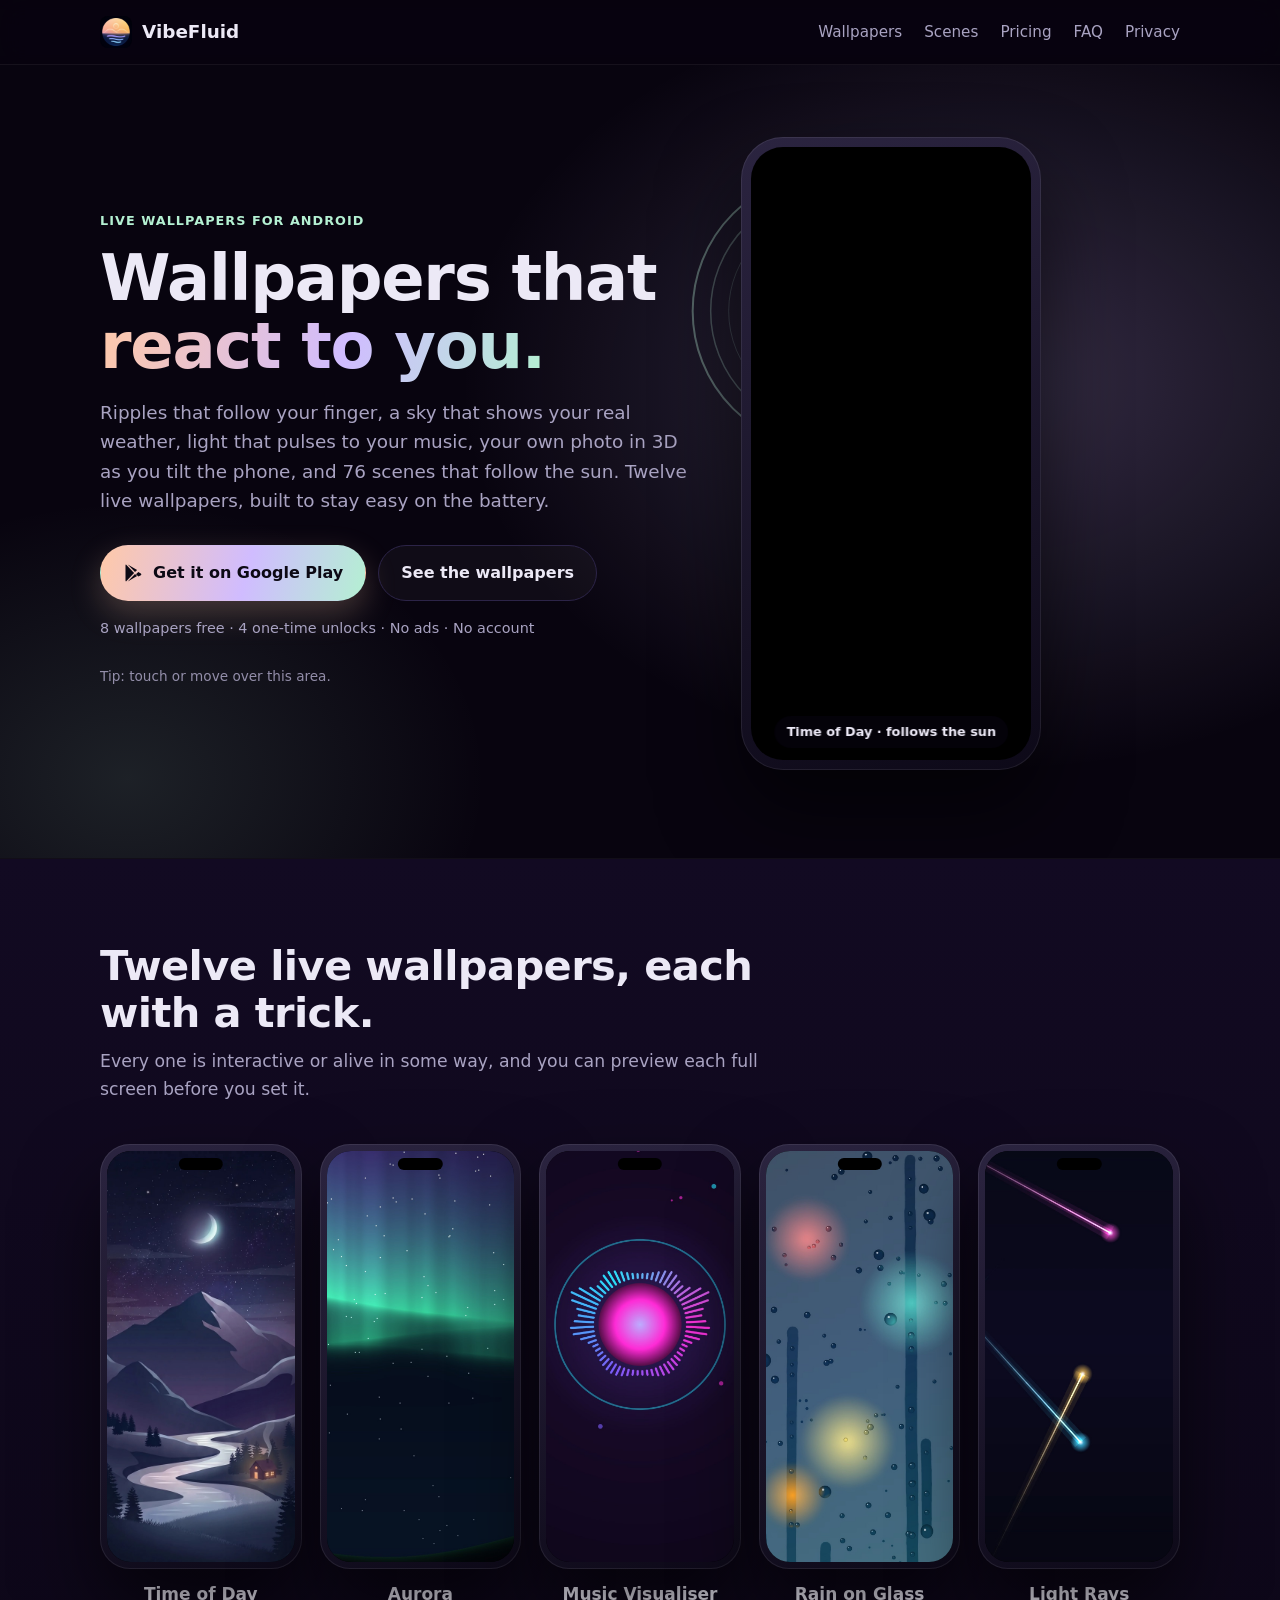
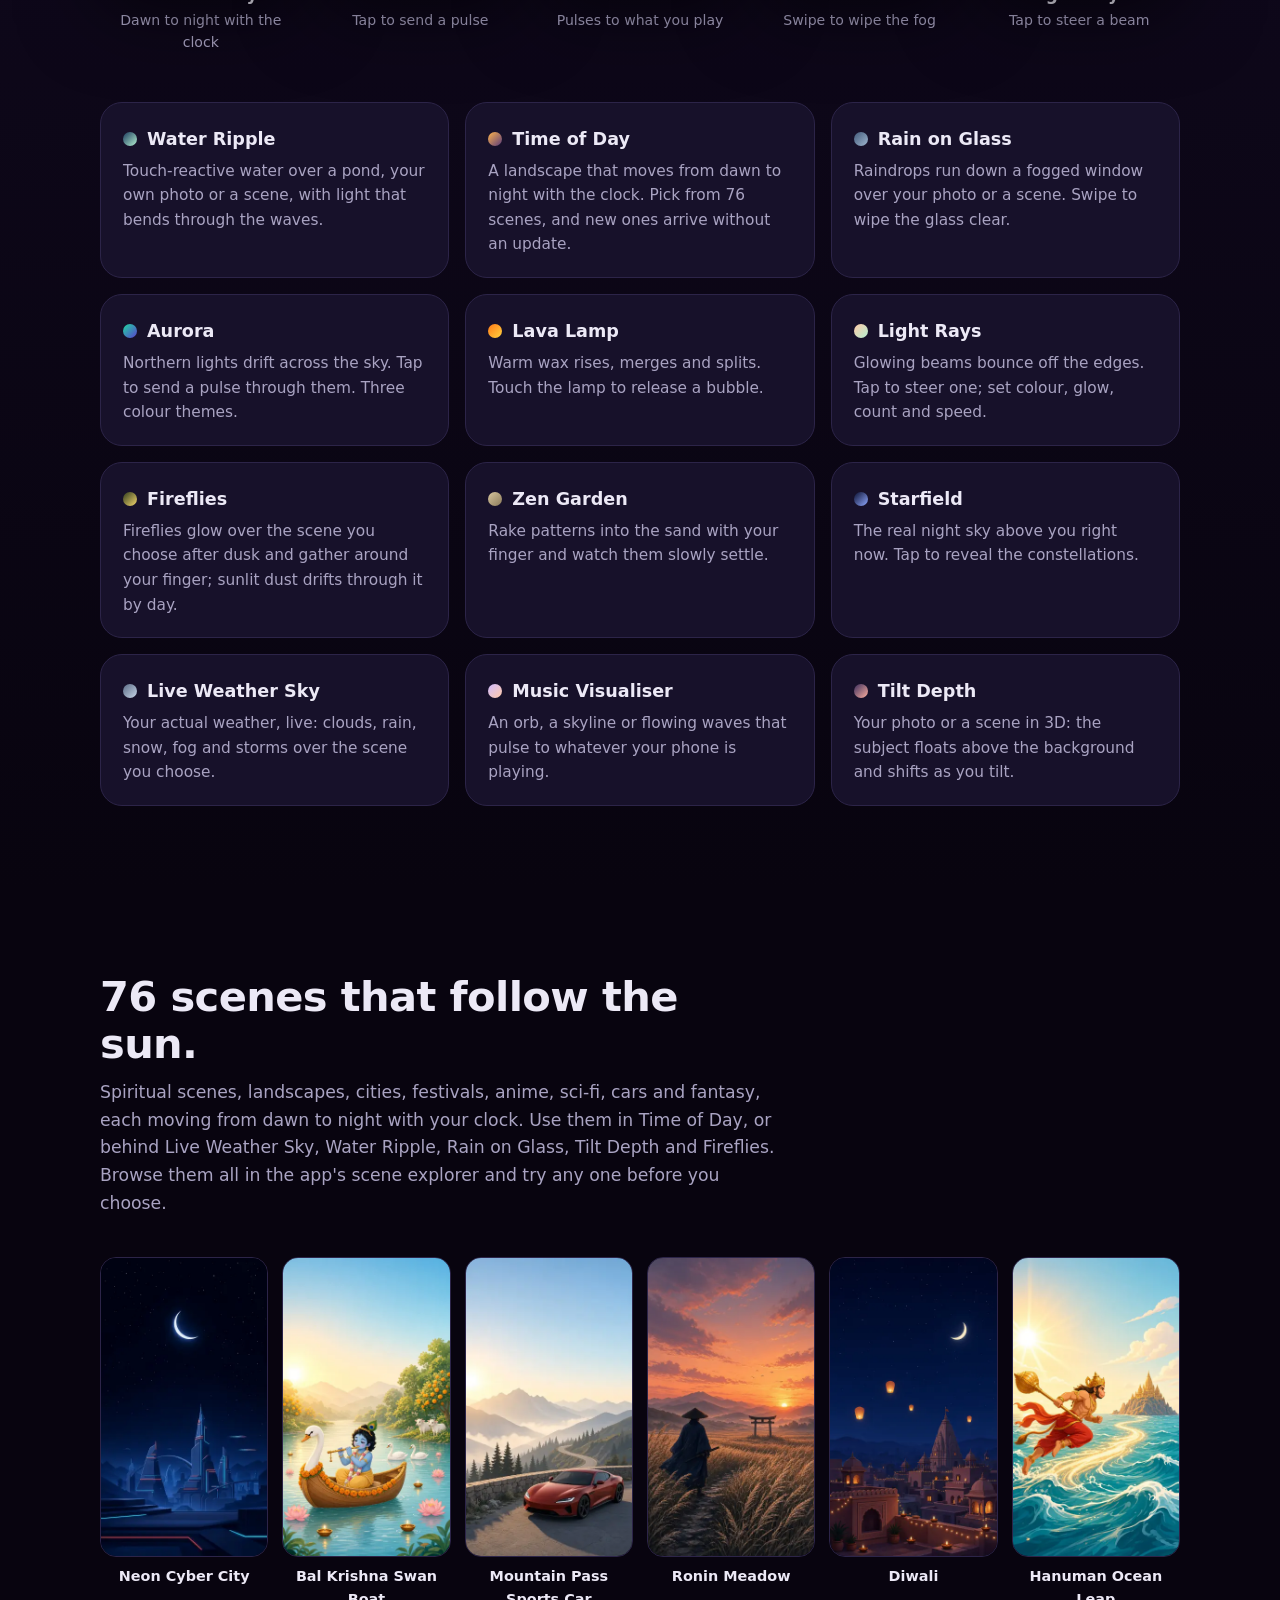
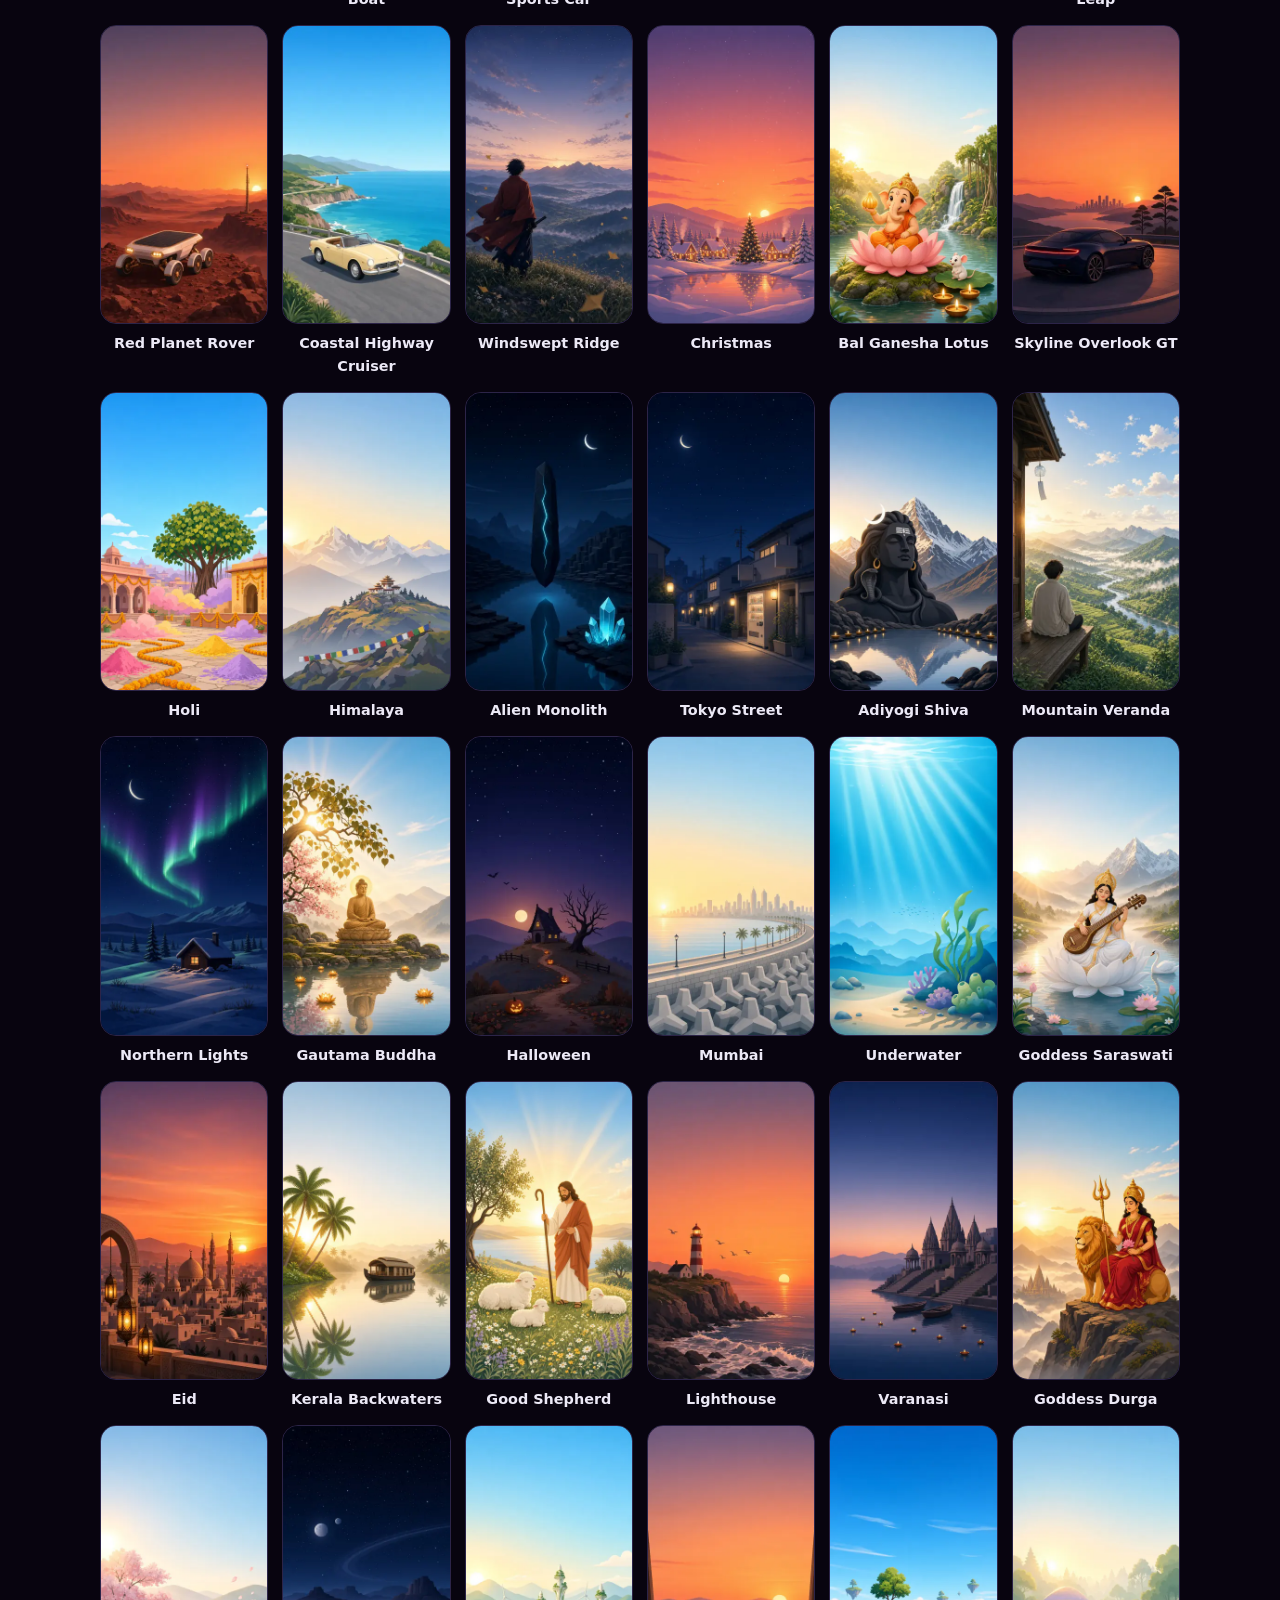
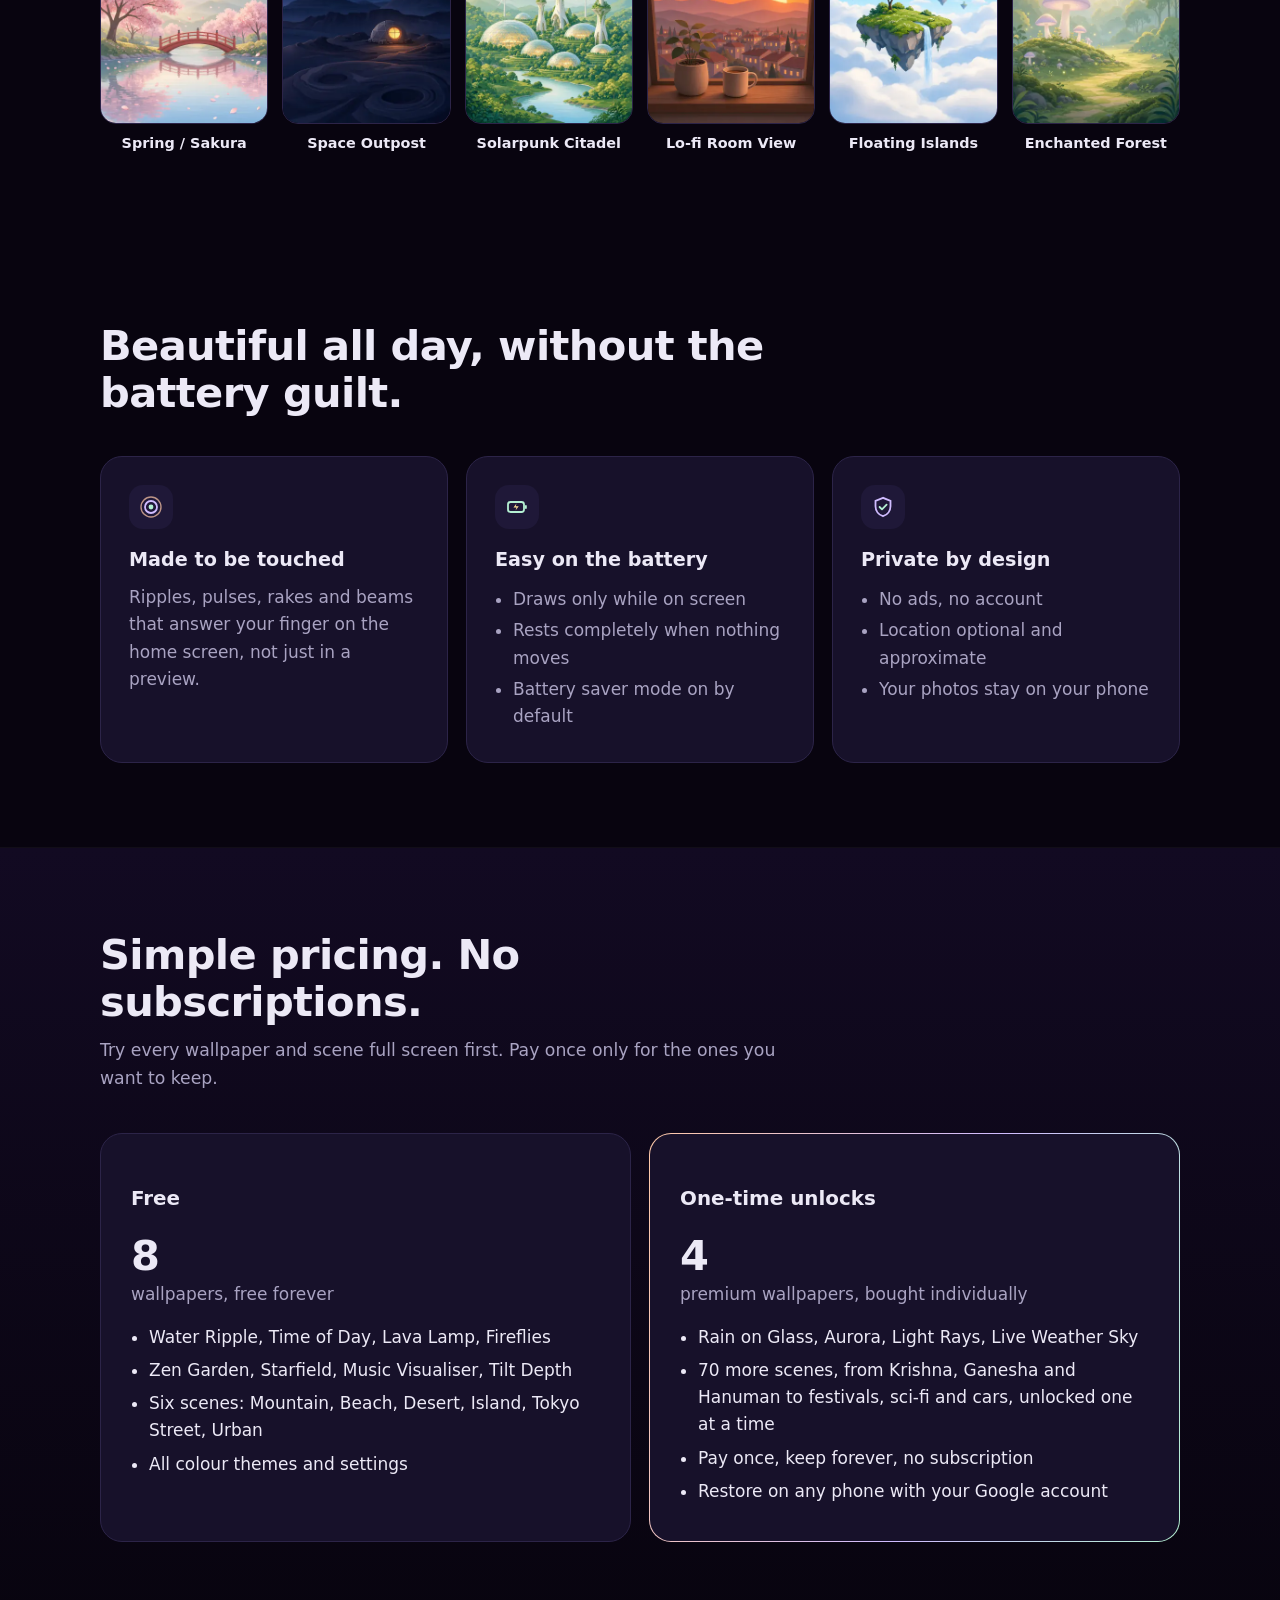
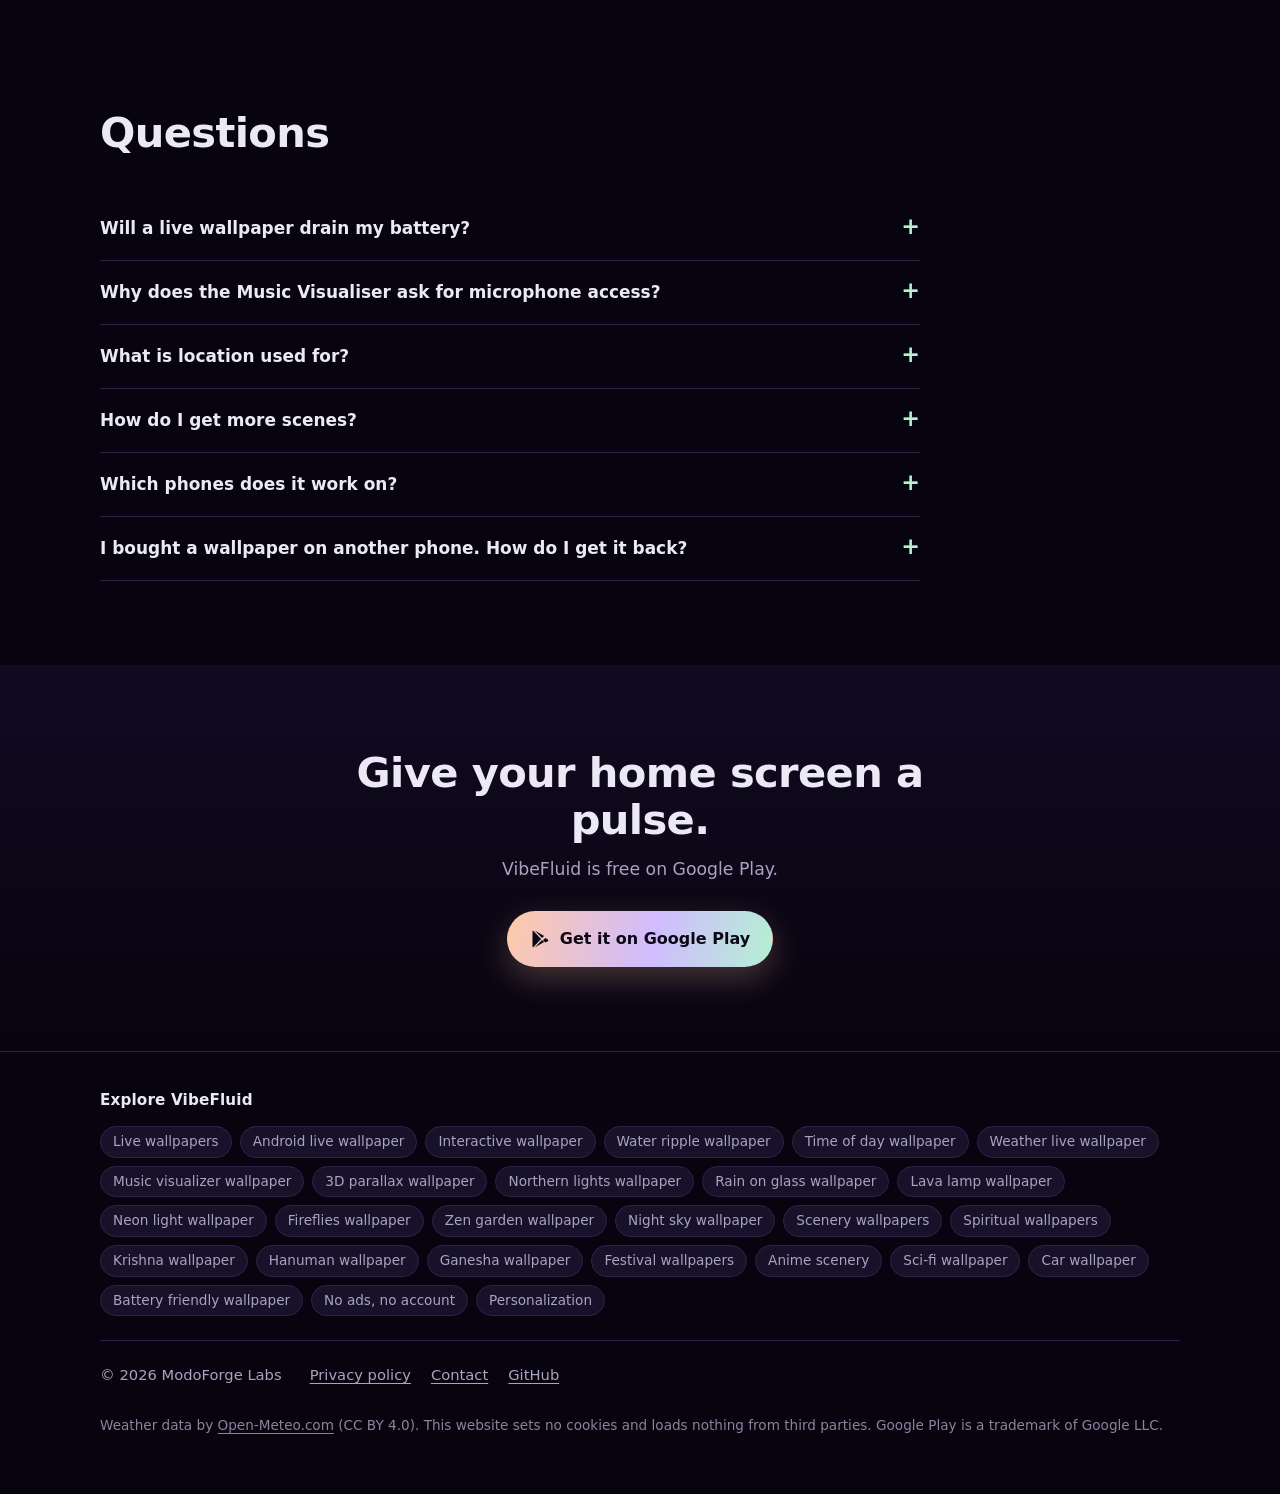
<file: index.html>
<!doctype html>
<html lang="en">
<head>
  <meta charset="utf-8">
  <meta name="viewport" content="width=device-width, initial-scale=1">
  <title>VibeFluid – Live wallpapers for Android that react to you</title>
  <meta name="description" content="Twelve interactive live wallpapers for Android: touch-reactive water, real weather, a music visualizer, 3D photo depth and 76 scenes that follow the sun. Battery friendly, no ads, no account.">
  <meta name="theme-color" content="#08040f">
  <link rel="canonical" href="https://modoforgelabs.app/vibefluid/">
  <link rel="icon" href="assets/favicon-32.png" sizes="32x32" type="image/png">
  <link rel="icon" href="assets/favicon-192.png" sizes="192x192" type="image/png">
  <link rel="apple-touch-icon" href="assets/apple-touch-icon.png">

  <meta property="og:type" content="website">
  <meta property="og:site_name" content="VibeFluid">
  <meta property="og:title" content="VibeFluid – Live wallpapers that react to you">
  <meta property="og:description" content="Touch-reactive water, real weather, a music visualizer, 3D photo depth and 76 scenes that follow the sun. 12 live wallpapers for Android, no ads.">
  <meta property="og:url" content="https://modoforgelabs.app/vibefluid/">
  <meta property="og:image" content="https://modoforgelabs.app/vibefluid/assets/img/og-image.jpg">
  <meta property="og:image:width" content="1200">
  <meta property="og:image:height" content="630">
  <meta name="twitter:card" content="summary_large_image">

  <script type="application/ld+json">
  {
    "@context": "https://schema.org",
    "@type": "SoftwareApplication",
    "name": "VibeFluid",
    "operatingSystem": "Android 8.0+",
    "applicationCategory": "LifestyleApplication",
    "description": "Interactive live wallpapers for Android: touch-reactive water, real weather, a music visualizer, 3D photo depth and 76 scenes that follow the sun.",
    "url": "https://modoforgelabs.app/vibefluid/",
    "downloadUrl": "https://play.google.com/store/apps/details?id=com.modoforge.vibefluid",
    "offers": { "@type": "Offer", "price": "0", "priceCurrency": "USD" },
    "keywords": "live wallpaper, interactive wallpaper, water ripple wallpaper, time of day wallpaper, weather live wallpaper, music visualizer wallpaper, 3D parallax wallpaper, northern lights wallpaper, scenery wallpapers, spiritual wallpaper, krishna wallpaper, hanuman wallpaper, ganesha wallpaper, battery friendly",
    "publisher": { "@type": "Organization", "name": "ModoForge Labs" }
  }
  </script>

  <link rel="stylesheet" href="assets/site.css">
</head>
<body>
  <a class="skip" href="#main">Skip to content</a>

  <header class="site-header">
    <div class="wrap">
      <a class="brand" href="./" aria-label="VibeFluid home">
        <img src="assets/favicon-192.png" alt="" width="32" height="32">
        VibeFluid
      </a>
      <nav class="nav" aria-label="Main">
        <a href="#wallpapers">Wallpapers</a>
        <a class="hide-sm" href="#scenes">Scenes</a>
        <a class="hide-sm" href="#pricing">Pricing</a>
        <a class="hide-sm" href="#faq">FAQ</a>
        <a href="privacy/">Privacy</a>
      </nav>
    </div>
  </header>

  <main id="main">
    <section class="hero" aria-labelledby="hero-title">
      <canvas id="ripples" aria-hidden="true"></canvas>
      <div class="wrap">
        <div>
          <span class="eyebrow">Live wallpapers for Android</span>
          <h1 id="hero-title">Wallpapers that <span class="grad">react to you.</span></h1>
          <p class="lede">
            Ripples that follow your finger, a sky that shows your real weather, light that pulses to
            your music, your own photo in 3D as you tilt the phone, and 76 scenes that follow the sun.
            Twelve live wallpapers, built to stay easy on the battery.
          </p>
          <div class="cta">
            <a class="btn btn-primary" href="https://play.google.com/store/apps/details?id=com.modoforge.vibefluid">
              <svg viewBox="0 0 24 24" aria-hidden="true"><path fill="currentColor" d="M3.6 1.8 13.3 12l-9.7 10.2c-.4-.2-.6-.6-.6-1.1V2.9c0-.5.2-.9.6-1.1Zm10.8 11.3 2.5 2.6-11.2 6.4 8.7-9Zm4-2.3 3 1.7c.8.5.8 1.6 0 2.1l-3 1.7-2.8-2.9 2.8-2.6ZM5.7 1.9l11.2 6.4-2.5 2.6-8.7-9Z"/></svg>
              Get it on Google Play
            </a>
            <a class="btn btn-ghost" href="#wallpapers">See the wallpapers</a>
          </div>
          <p class="cta-note">8 wallpapers free · 4 one-time unlocks · No ads · No account</p>
          <p class="touch-hint">Tip: touch or move over this area.</p>
        </div>

        <div class="phone" aria-label="Time of Day wallpaper moving from dawn to night">
          <div class="screen cycle">
            <img src="assets/img/mountain-dawn.jpg" alt="Mountain valley at dawn" width="710" height="1100">
            <img src="assets/img/mountain-morning.jpg" alt="Mountain valley in the morning" width="710" height="1100" loading="lazy">
            <img src="assets/img/mountain-dusk.jpg" alt="Mountain valley at dusk" width="710" height="1100" loading="lazy">
            <img src="assets/img/mountain-night.jpg" alt="Mountain valley at night under a crescent moon" width="710" height="1100" loading="lazy">
          </div>
          <div class="notch"></div>
          <span class="label">Time of Day · follows the sun</span>
        </div>
      </div>
    </section>

    <section id="wallpapers" class="alt" aria-labelledby="wallpapers-title">
      <div class="wrap">
        <div class="section-head">
          <h2 id="wallpapers-title">Twelve live wallpapers, each with a trick.</h2>
          <p>Every one is interactive or alive in some way, and you can preview each full screen before you set it.</p>
        </div>

        <div class="gallery">
          <figure>
            <div class="phone"><div class="screen"><img src="assets/img/mountain-night.jpg" alt="Time of Day wallpaper at night" loading="lazy" width="710" height="1100"></div><div class="notch"></div></div>
            <figcaption>Time of Day<span>Dawn to night with the clock</span></figcaption>
          </figure>
          <figure>
            <div class="phone"><div class="screen"><img src="assets/img/aurora.jpg" alt="Aurora wallpaper with green northern lights over dark hills" loading="lazy" width="896" height="1540"></div><div class="notch"></div></div>
            <figcaption>Aurora<span>Tap to send a pulse</span></figcaption>
          </figure>
          <figure>
            <div class="phone"><div class="screen"><img src="assets/img/music.jpg" alt="Music Visualiser wallpaper with a glowing orb and spectrum ring" loading="lazy" width="896" height="1540"></div><div class="notch"></div></div>
            <figcaption>Music Visualiser<span>Pulses to what you play</span></figcaption>
          </figure>
          <figure>
            <div class="phone"><div class="screen"><img src="assets/img/rain.jpg" alt="Rain on Glass wallpaper with drops on a fogged window" loading="lazy" width="896" height="1540"></div><div class="notch"></div></div>
            <figcaption>Rain on Glass<span>Swipe to wipe the fog</span></figcaption>
          </figure>
          <figure>
            <div class="phone"><div class="screen"><img src="assets/img/rays.jpg" alt="Light Rays wallpaper with glowing beams" loading="lazy" width="896" height="1540"></div><div class="notch"></div></div>
            <figcaption>Light Rays<span>Tap to steer a beam</span></figcaption>
          </figure>
        </div>

        <div class="list" style="margin-top: 48px">
          <article class="item" id="water-ripple">
            <h3><span class="swatch" style="background: linear-gradient(135deg,#1a3a5c,#b4f0d2)"></span>Water Ripple</h3>
            <p>Touch-reactive water over a pond, your own photo or a scene, with light that bends through the waves.</p>
          </article>
          <article class="item" id="time-of-day">
            <h3><span class="swatch" style="background: linear-gradient(135deg,#ffb44d,#5a3b7a)"></span>Time of Day</h3>
            <p>A landscape that moves from dawn to night with the clock. Pick from 76 scenes, and new ones arrive without an update.</p>
          </article>
          <article class="item" id="rain-on-glass">
            <h3><span class="swatch" style="background: linear-gradient(135deg,#425a7a,#9fb6cf)"></span>Rain on Glass</h3>
            <p>Raindrops run down a fogged window over your photo or a scene. Swipe to wipe the glass clear.</p>
          </article>
          <article class="item" id="aurora">
            <h3><span class="swatch" style="background: linear-gradient(135deg,#1fd8a0,#5a3fd0)"></span>Aurora</h3>
            <p>Northern lights drift across the sky. Tap to send a pulse through them. Three colour themes.</p>
          </article>
          <article class="item" id="lava-lamp">
            <h3><span class="swatch" style="background: linear-gradient(135deg,#ff7a18,#ffd23f)"></span>Lava Lamp</h3>
            <p>Warm wax rises, merges and splits. Touch the lamp to release a bubble.</p>
          </article>
          <article class="item" id="light-rays">
            <h3><span class="swatch" style="background: linear-gradient(135deg,#ffc9a8,#b4f0d2)"></span>Light Rays</h3>
            <p>Glowing beams bounce off the edges. Tap to steer one; set colour, glow, count and speed.</p>
          </article>
          <article class="item" id="fireflies">
            <h3><span class="swatch" style="background: linear-gradient(135deg,#2f3b1c,#f5d76e)"></span>Fireflies</h3>
            <p>Fireflies glow over the scene you choose after dusk and gather around your finger; sunlit dust drifts through it by day.</p>
          </article>
          <article class="item" id="zen-garden">
            <h3><span class="swatch" style="background: linear-gradient(135deg,#d9c79e,#8a7a5a)"></span>Zen Garden</h3>
            <p>Rake patterns into the sand with your finger and watch them slowly settle.</p>
          </article>
          <article class="item" id="starfield">
            <h3><span class="swatch" style="background: linear-gradient(135deg,#0b1030,#8fa8ff)"></span>Starfield</h3>
            <p>The real night sky above you right now. Tap to reveal the constellations.</p>
          </article>
          <article class="item" id="live-weather-sky">
            <h3><span class="swatch" style="background: linear-gradient(135deg,#5a6b85,#c8d6e8)"></span>Live Weather Sky</h3>
            <p>Your actual weather, live: clouds, rain, snow, fog and storms over the scene you choose.</p>
          </article>
          <article class="item" id="music-visualiser">
            <h3><span class="swatch" style="background: linear-gradient(135deg,#d0bcff,#ffc9a8)"></span>Music Visualiser</h3>
            <p>An orb, a skyline or flowing waves that pulse to whatever your phone is playing.</p>
          </article>
          <article class="item" id="tilt-depth">
            <h3><span class="swatch" style="background: linear-gradient(135deg,#3a2d5c,#ffb0a0)"></span>Tilt Depth</h3>
            <p>Your photo or a scene in 3D: the subject floats above the background and shifts as you tilt.</p>
          </article>
        </div>
      </div>
    </section>

    <section id="scenes" aria-labelledby="scenes-title">
      <div class="wrap">
        <div class="section-head">
          <h2 id="scenes-title">76 scenes that follow the sun.</h2>
          <p>Spiritual scenes, landscapes, cities, festivals, anime, sci-fi, cars and fantasy, each moving from dawn to night with your clock. Use them in Time of Day, or behind Live Weather Sky, Water Ripple, Rain on Glass, Tilt Depth and Fireflies. Browse them all in the app's scene explorer and try any one before you choose.</p>
        </div>
        <div class="scenes">
          <figure><img src="assets/img/scenes/cyber_skyline.webp" alt="Neon Cyber City scene" loading="lazy" width="360" height="640"><figcaption>Neon Cyber City</figcaption></figure>
          <figure><img src="assets/img/scenes/bal_krishna_yamuna_boat.webp" alt="Bal Krishna Swan Boat scene" loading="lazy" width="360" height="640"><figcaption>Bal Krishna Swan Boat</figcaption></figure>
          <figure><img src="assets/img/scenes/mountain_pass_coupe.webp" alt="Mountain Pass Sports Car scene" loading="lazy" width="360" height="640"><figcaption>Mountain Pass Sports Car</figcaption></figure>
          <figure><img src="assets/img/scenes/ronin_meadow.webp" alt="Ronin Meadow scene" loading="lazy" width="360" height="640"><figcaption>Ronin Meadow</figcaption></figure>
          <figure><img src="assets/img/scenes/diwali.webp" alt="Diwali scene" loading="lazy" width="360" height="640"><figcaption>Diwali</figcaption></figure>
          <figure><img src="assets/img/scenes/hanuman_ocean_leap.webp" alt="Hanuman Ocean Leap scene" loading="lazy" width="360" height="640"><figcaption>Hanuman Ocean Leap</figcaption></figure>
          <figure><img src="assets/img/scenes/mars_rover_canyon.webp" alt="Red Planet Rover scene" loading="lazy" width="360" height="640"><figcaption>Red Planet Rover</figcaption></figure>
          <figure><img src="assets/img/scenes/coastal_convertible.webp" alt="Coastal Highway Cruiser scene" loading="lazy" width="360" height="640"><figcaption>Coastal Highway Cruiser</figcaption></figure>
          <figure><img src="assets/img/scenes/windswept_ridge.webp" alt="Windswept Ridge scene" loading="lazy" width="360" height="640"><figcaption>Windswept Ridge</figcaption></figure>
          <figure><img src="assets/img/scenes/christmas.webp" alt="Christmas scene" loading="lazy" width="360" height="640"><figcaption>Christmas</figcaption></figure>
          <figure><img src="assets/img/scenes/bal_ganesha_lotus.webp" alt="Bal Ganesha Lotus scene" loading="lazy" width="360" height="640"><figcaption>Bal Ganesha Lotus</figcaption></figure>
          <figure><img src="assets/img/scenes/city_overlook_gt.webp" alt="Skyline Overlook GT scene" loading="lazy" width="360" height="640"><figcaption>Skyline Overlook GT</figcaption></figure>
          <figure><img src="assets/img/scenes/holi.webp" alt="Holi scene" loading="lazy" width="360" height="640"><figcaption>Holi</figcaption></figure>
          <figure><img src="assets/img/scenes/himalaya.webp" alt="Himalaya scene" loading="lazy" width="360" height="640"><figcaption>Himalaya</figcaption></figure>
          <figure><img src="assets/img/scenes/alien_monolith_oasis.webp" alt="Alien Monolith scene" loading="lazy" width="360" height="640"><figcaption>Alien Monolith</figcaption></figure>
          <figure><img src="assets/img/scenes/tokyo_street.webp" alt="Tokyo Street scene" loading="lazy" width="360" height="640"><figcaption>Tokyo Street</figcaption></figure>
          <figure><img src="assets/img/scenes/adiyogi_shiva_kailash.webp" alt="Adiyogi Shiva scene" loading="lazy" width="360" height="640"><figcaption>Adiyogi Shiva</figcaption></figure>
          <figure><img src="assets/img/scenes/mountain_veranda.webp" alt="Mountain Veranda scene" loading="lazy" width="360" height="640"><figcaption>Mountain Veranda</figcaption></figure>
          <figure><img src="assets/img/scenes/northern_lights.webp" alt="Northern Lights scene" loading="lazy" width="360" height="640"><figcaption>Northern Lights</figcaption></figure>
          <figure><img src="assets/img/scenes/buddha_bodhi_pond.webp" alt="Gautama Buddha scene" loading="lazy" width="360" height="640"><figcaption>Gautama Buddha</figcaption></figure>
          <figure><img src="assets/img/scenes/halloween.webp" alt="Halloween scene" loading="lazy" width="360" height="640"><figcaption>Halloween</figcaption></figure>
          <figure><img src="assets/img/scenes/mumbai.webp" alt="Mumbai scene" loading="lazy" width="360" height="640"><figcaption>Mumbai</figcaption></figure>
          <figure><img src="assets/img/scenes/underwater.webp" alt="Underwater scene" loading="lazy" width="360" height="640"><figcaption>Underwater</figcaption></figure>
          <figure><img src="assets/img/scenes/saraswati_lotus_river.webp" alt="Goddess Saraswati scene" loading="lazy" width="360" height="640"><figcaption>Goddess Saraswati</figcaption></figure>
          <figure><img src="assets/img/scenes/eid.webp" alt="Eid scene" loading="lazy" width="360" height="640"><figcaption>Eid</figcaption></figure>
          <figure><img src="assets/img/scenes/kerala_backwaters.webp" alt="Kerala Backwaters scene" loading="lazy" width="360" height="640"><figcaption>Kerala Backwaters</figcaption></figure>
          <figure><img src="assets/img/scenes/jesus_galilee_hills.webp" alt="Good Shepherd scene" loading="lazy" width="360" height="640"><figcaption>Good Shepherd</figcaption></figure>
          <figure><img src="assets/img/scenes/lighthouse.webp" alt="Lighthouse scene" loading="lazy" width="360" height="640"><figcaption>Lighthouse</figcaption></figure>
          <figure><img src="assets/img/scenes/varanasi.webp" alt="Varanasi scene" loading="lazy" width="360" height="640"><figcaption>Varanasi</figcaption></figure>
          <figure><img src="assets/img/scenes/durga_mountain_lion.webp" alt="Goddess Durga scene" loading="lazy" width="360" height="640"><figcaption>Goddess Durga</figcaption></figure>
          <figure><img src="assets/img/scenes/spring_sakura.webp" alt="Spring / Sakura scene" loading="lazy" width="360" height="640"><figcaption>Spring / Sakura</figcaption></figure>
          <figure><img src="assets/img/scenes/space_outpost.webp" alt="Space Outpost scene" loading="lazy" width="360" height="640"><figcaption>Space Outpost</figcaption></figure>
          <figure><img src="assets/img/scenes/solarpunk_citadel.webp" alt="Solarpunk Citadel scene" loading="lazy" width="360" height="640"><figcaption>Solarpunk Citadel</figcaption></figure>
          <figure><img src="assets/img/scenes/lofi_room_view.webp" alt="Lo-fi Room View scene" loading="lazy" width="360" height="640"><figcaption>Lo-fi Room View</figcaption></figure>
          <figure><img src="assets/img/scenes/floating_islands.webp" alt="Floating Islands scene" loading="lazy" width="360" height="640"><figcaption>Floating Islands</figcaption></figure>
          <figure><img src="assets/img/scenes/enchanted_forest.webp" alt="Enchanted Forest scene" loading="lazy" width="360" height="640"><figcaption>Enchanted Forest</figcaption></figure>
        </div>
      </div>
    </section>

    <section aria-labelledby="why-title">
      <div class="wrap">
        <div class="section-head">
          <h2 id="why-title">Beautiful all day, without the battery guilt.</h2>
        </div>
        <div class="features">
          <article class="feature">
            <div class="icon"><svg viewBox="0 0 24 24" aria-hidden="true"><circle cx="12" cy="12" r="2.4" fill="#b4f0d2"/><circle cx="12" cy="12" r="6" fill="none" stroke="#d0bcff" stroke-width="1.8"/><circle cx="12" cy="12" r="10" fill="none" stroke="#ffc9a8" stroke-width="1.4" opacity=".7"/></svg></div>
            <h3>Made to be touched</h3>
            <p>Ripples, pulses, rakes and beams that answer your finger on the home screen, not just in a preview.</p>
          </article>
          <article class="feature">
            <div class="icon"><svg viewBox="0 0 24 24" aria-hidden="true"><rect x="3" y="7" width="16" height="10" rx="2.5" fill="none" stroke="#b4f0d2" stroke-width="1.8"/><rect x="20" y="10" width="1.8" height="4" rx=".9" fill="#b4f0d2"/><path d="M11.5 8.5 8.5 12.6h3l-1 3 3.2-4.3h-3l.8-2.8Z" fill="#ffe196"/></svg></div>
            <h3>Easy on the battery</h3>
            <ul>
              <li>Draws only while on screen</li>
              <li>Rests completely when nothing moves</li>
              <li>Battery saver mode on by default</li>
            </ul>
          </article>
          <article class="feature">
            <div class="icon"><svg viewBox="0 0 24 24" aria-hidden="true"><path d="M12 2.8 4.5 5.8v5.5c0 4.6 3.1 8.6 7.5 9.9 4.4-1.3 7.5-5.3 7.5-9.9V5.8L12 2.8Z" fill="none" stroke="#d0bcff" stroke-width="1.8"/><path d="m8.6 12 2.4 2.4 4.6-4.8" fill="none" stroke="#b4f0d2" stroke-width="1.8" stroke-linecap="round" stroke-linejoin="round"/></svg></div>
            <h3>Private by design</h3>
            <ul>
              <li>No ads, no account</li>
              <li>Location optional and approximate</li>
              <li>Your photos stay on your phone</li>
            </ul>
          </article>
        </div>
      </div>
    </section>

    <section id="pricing" class="alt" aria-labelledby="pricing-title">
      <div class="wrap">
        <div class="section-head">
          <h2 id="pricing-title">Simple pricing. No subscriptions.</h2>
          <p>Try every wallpaper and scene full screen first. Pay once only for the ones you want to keep.</p>
        </div>
        <div class="pricing">
          <article class="plan">
            <h3>Free</h3>
            <div class="big">8</div>
            <p class="sub">wallpapers, free forever</p>
            <ul>
              <li>Water Ripple, Time of Day, Lava Lamp, Fireflies</li>
              <li>Zen Garden, Starfield, Music Visualiser, Tilt Depth</li>
              <li>Six scenes: Mountain, Beach, Desert, Island, Tokyo Street, Urban</li>
              <li>All colour themes and settings</li>
            </ul>
          </article>
          <article class="plan highlight">
            <h3>One-time unlocks</h3>
            <div class="big">4</div>
            <p class="sub">premium wallpapers, bought individually</p>
            <ul>
              <li>Rain on Glass, Aurora, Light Rays, Live Weather Sky</li>
              <li>70 more scenes, from Krishna, Ganesha and Hanuman to festivals, sci-fi and cars, unlocked one at a time</li>
              <li>Pay once, keep forever, no subscription</li>
              <li>Restore on any phone with your Google account</li>
            </ul>
          </article>
        </div>
      </div>
    </section>

    <section id="faq" aria-labelledby="faq-title">
      <div class="wrap">
        <div class="section-head">
          <h2 id="faq-title">Questions</h2>
        </div>
        <div class="faq">
          <details>
            <summary>Will a live wallpaper drain my battery?</summary>
            <p>VibeFluid draws frames only while the wallpaper is visible and stops entirely when nothing is moving. Battery saver mode, on by default, also caps frame rates and renders effects at a lighter resolution. You can switch to Performance mode in Settings if you prefer maximum smoothness.</p>
          </details>
          <details>
            <summary>Why does the Music Visualiser ask for microphone access?</summary>
            <p>Android requires that permission for any app that reacts to the sound your phone plays. VibeFluid reads your phone's audio output, never the microphone, and nothing is recorded or sent anywhere. If you'd rather not grant it, Random mode dances to its own beat with no access needed.</p>
          </details>
          <details>
            <summary>What is location used for?</summary>
            <p>Only Starfield and Live Weather Sky use it, to draw your sky and fetch your weather. It is optional, rounded to about 11 km and kept on your phone; without it the app uses your time zone. You can delete it any time in Settings.</p>
          </details>
          <details>
            <summary>How do I get more scenes?</summary>
            <p>Tap Explore scenes on the Time of Day card, or the scene button on Live Weather Sky, Water Ripple, Rain on Glass, Tilt Depth or Fireflies. Pick any scene to try it on the card; it downloads once and then works offline. New scenes, including festive ones, appear there without an app update.</p>
          </details>
          <details>
            <summary>Which phones does it work on?</summary>
            <p>Any phone running Android 8 or later. Some effects use Android 13's graphics features and fall back to a simpler look on older versions.</p>
          </details>
          <details>
            <summary>I bought a wallpaper on another phone. How do I get it back?</summary>
            <p>Open Settings → Restore purchases while signed in to the same Google account. Purchases are tied to your account, not your device.</p>
          </details>
        </div>
      </div>
    </section>

    <section class="closing alt" aria-labelledby="closing-title">
      <div class="wrap">
        <div class="section-head">
          <h2 id="closing-title">Give your home screen a pulse.</h2>
          <p>VibeFluid is free on Google Play.</p>
        </div>
        <div class="cta">
          <a class="btn btn-primary" href="https://play.google.com/store/apps/details?id=com.modoforge.vibefluid">
            <svg viewBox="0 0 24 24" aria-hidden="true"><path fill="currentColor" d="M3.6 1.8 13.3 12l-9.7 10.2c-.4-.2-.6-.6-.6-1.1V2.9c0-.5.2-.9.6-1.1Zm10.8 11.3 2.5 2.6-11.2 6.4 8.7-9Zm4-2.3 3 1.7c.8.5.8 1.6 0 2.1l-3 1.7-2.8-2.9 2.8-2.6ZM5.7 1.9l11.2 6.4-2.5 2.6-8.7-9Z"/></svg>
            Get it on Google Play
          </a>
        </div>
      </div>
    </section>
  </main>

  <footer class="site-footer">
    <div class="wrap">
      <div class="footer-tags">
        <h2 class="footer-title">Explore VibeFluid</h2>
        <ul class="tags">
          <li><a href="#wallpapers">Live wallpapers</a></li>
          <li><a href="#wallpapers">Android live wallpaper</a></li>
          <li><a href="#wallpapers">Interactive wallpaper</a></li>
          <li><a href="#water-ripple">Water ripple wallpaper</a></li>
          <li><a href="#time-of-day">Time of day wallpaper</a></li>
          <li><a href="#live-weather-sky">Weather live wallpaper</a></li>
          <li><a href="#music-visualiser">Music visualizer wallpaper</a></li>
          <li><a href="#tilt-depth">3D parallax wallpaper</a></li>
          <li><a href="#aurora">Northern lights wallpaper</a></li>
          <li><a href="#rain-on-glass">Rain on glass wallpaper</a></li>
          <li><a href="#lava-lamp">Lava lamp wallpaper</a></li>
          <li><a href="#light-rays">Neon light wallpaper</a></li>
          <li><a href="#fireflies">Fireflies wallpaper</a></li>
          <li><a href="#zen-garden">Zen garden wallpaper</a></li>
          <li><a href="#starfield">Night sky wallpaper</a></li>
          <li><a href="#scenes">Scenery wallpapers</a></li>
          <li><a href="#scenes">Spiritual wallpapers</a></li>
          <li><a href="#scenes">Krishna wallpaper</a></li>
          <li><a href="#scenes">Hanuman wallpaper</a></li>
          <li><a href="#scenes">Ganesha wallpaper</a></li>
          <li><a href="#scenes">Festival wallpapers</a></li>
          <li><a href="#scenes">Anime scenery</a></li>
          <li><a href="#scenes">Sci-fi wallpaper</a></li>
          <li><a href="#scenes">Car wallpaper</a></li>
          <li><a href="#why-title">Battery friendly wallpaper</a></li>
          <li><a href="#pricing">No ads, no account</a></li>
          <li><a href="#wallpapers">Personalization</a></li>
        </ul>
      </div>
      <span>© 2026 ModoForge Labs</span>
      <nav aria-label="Footer">
        <a href="privacy/">Privacy policy</a>
        <a href="mailto:modoforgelabs@gmail.com">Contact</a>
        <a href="https://github.com/modoforgelabs">GitHub</a>
      </nav>
      <p class="credit">Weather data by <a href="https://open-meteo.com/">Open-Meteo.com</a> (CC BY 4.0). This website sets no cookies and loads nothing from third parties. Google Play is a trademark of Google LLC.</p>
    </div>
  </footer>

  <script src="assets/ripples.js" defer></script>
</body>
</html>
</file>
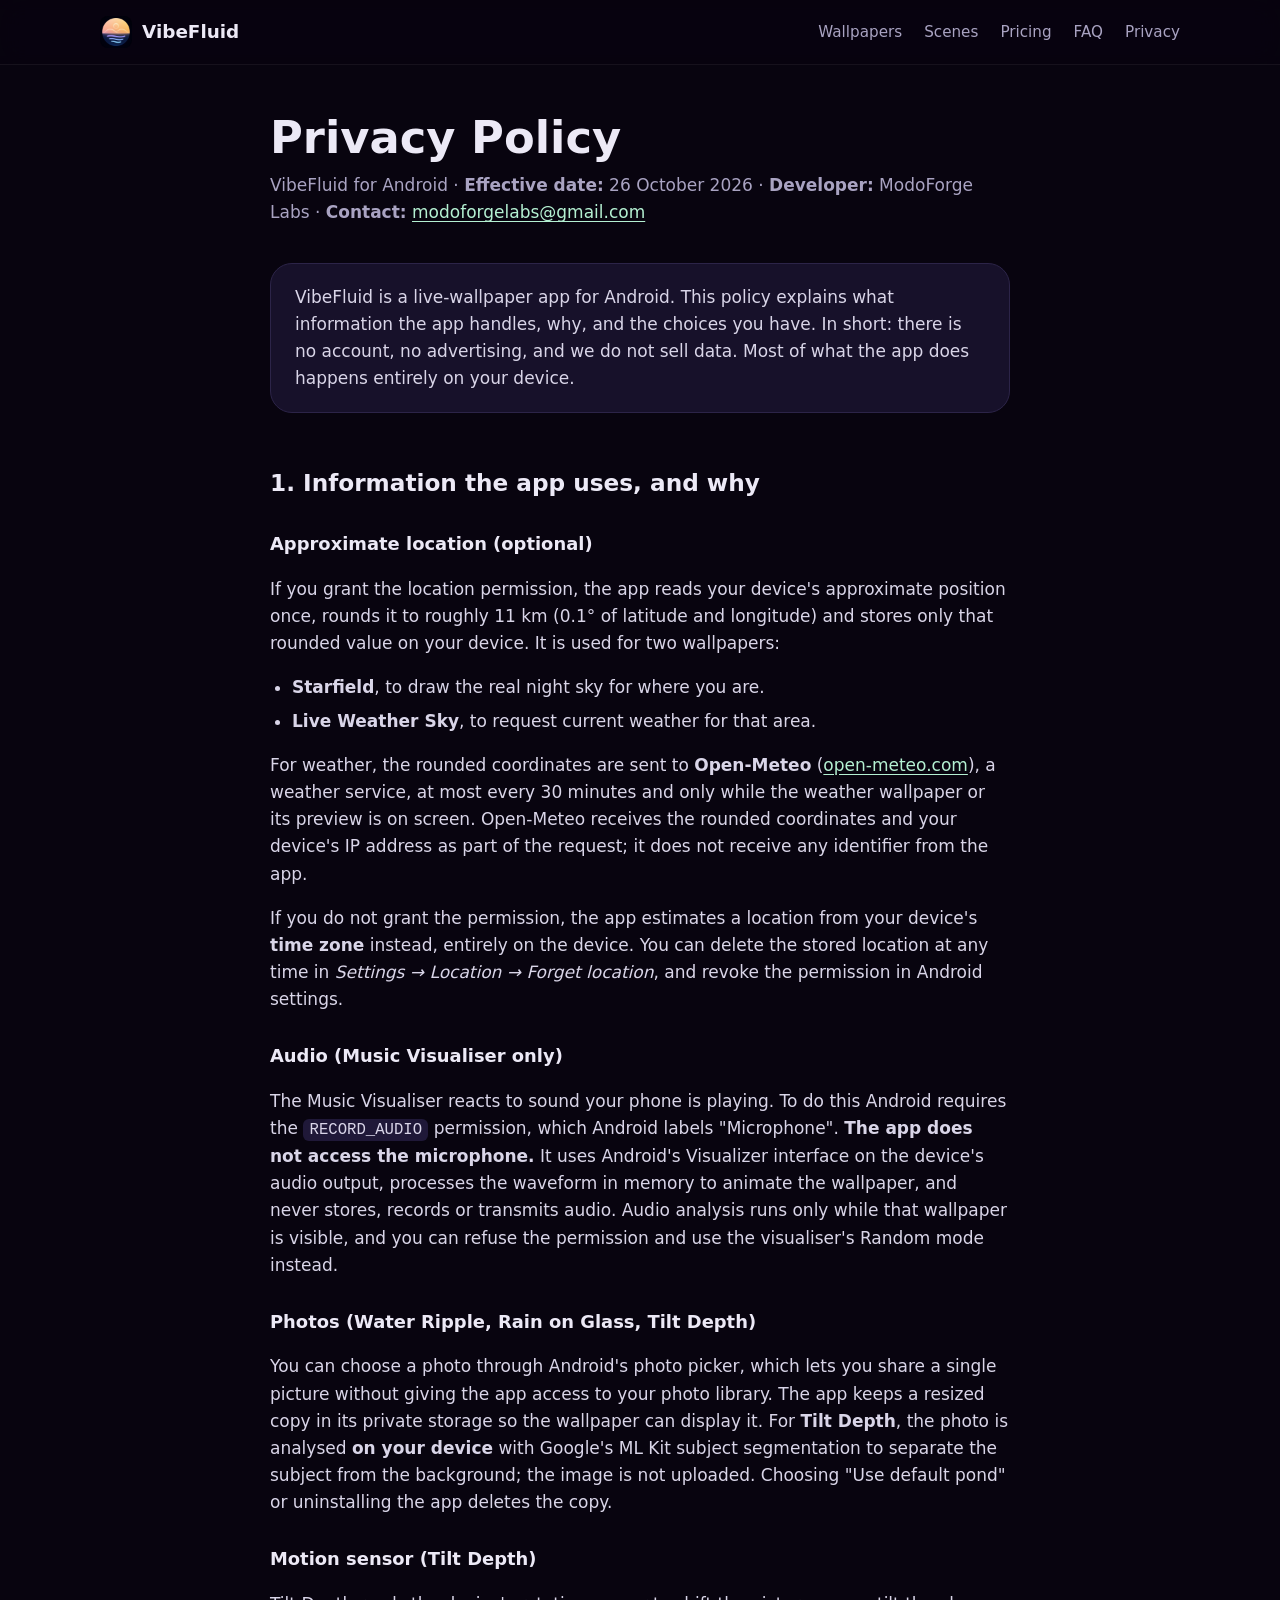
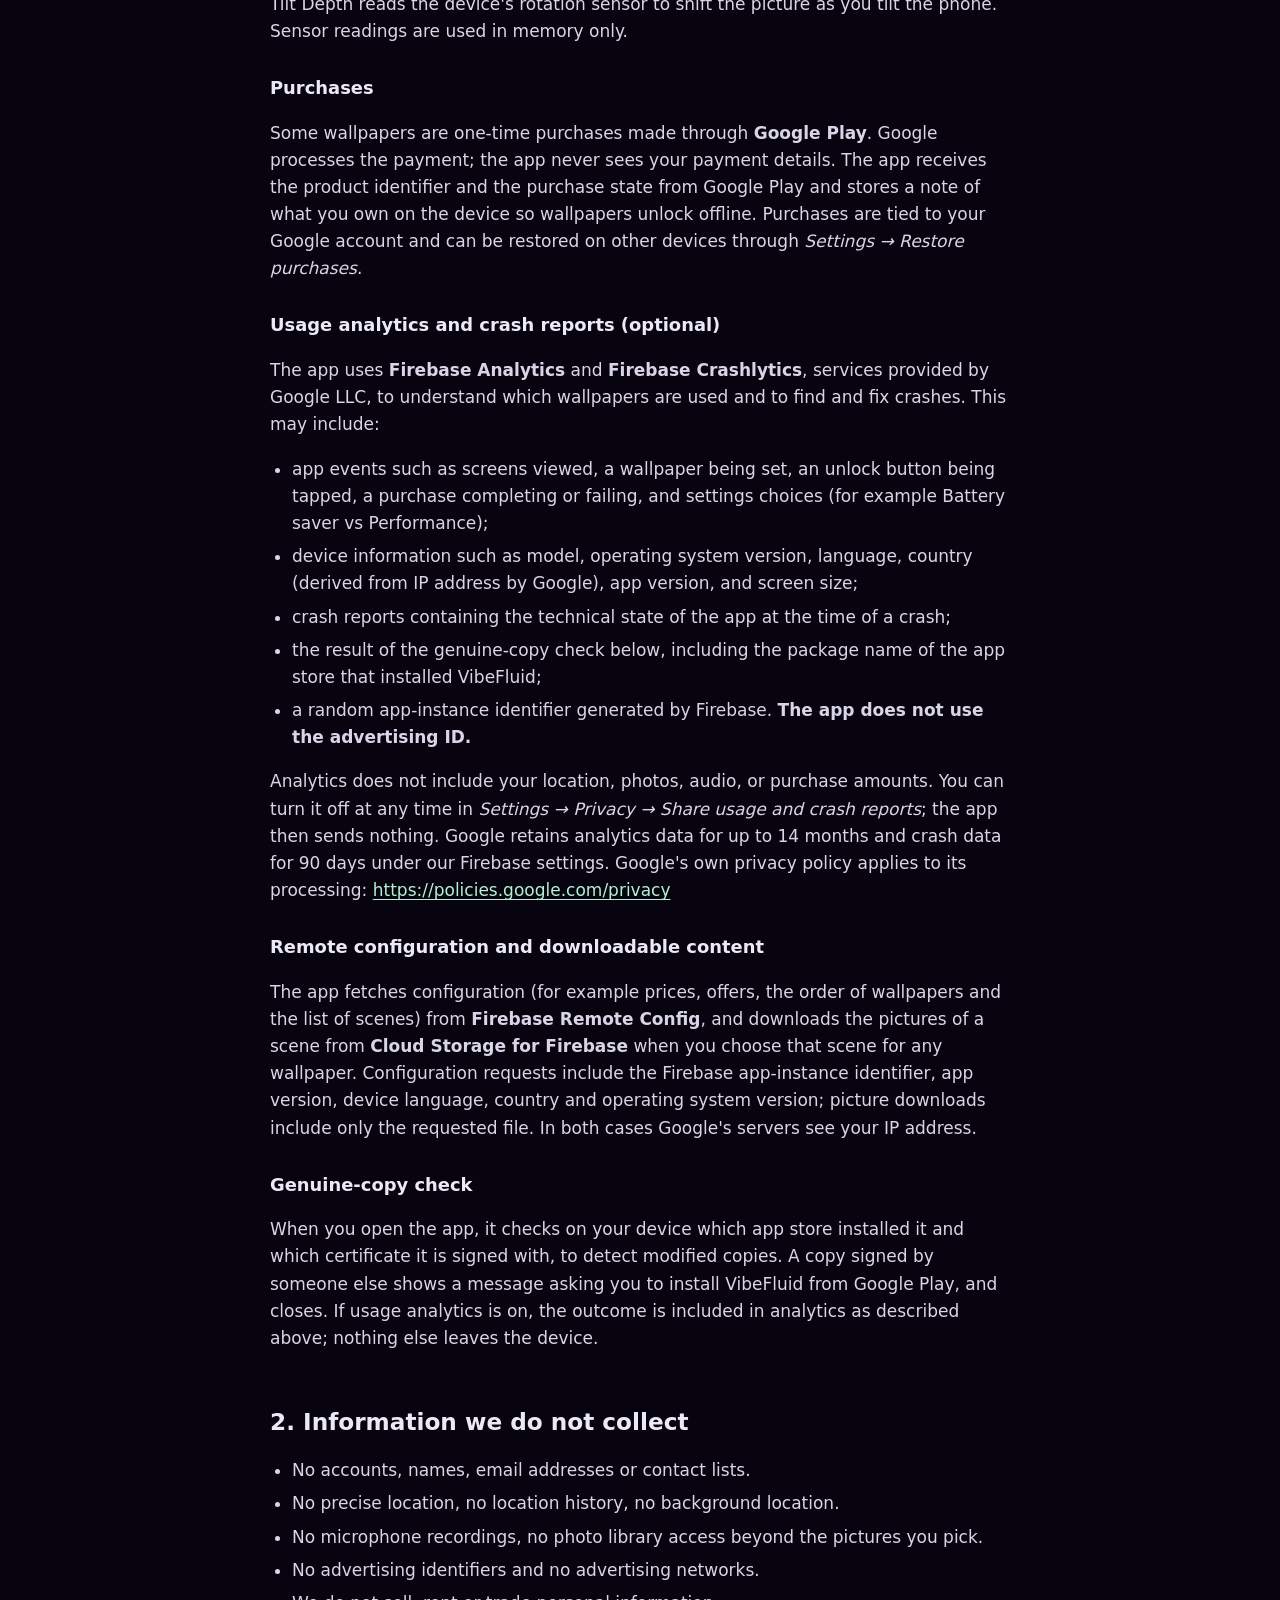
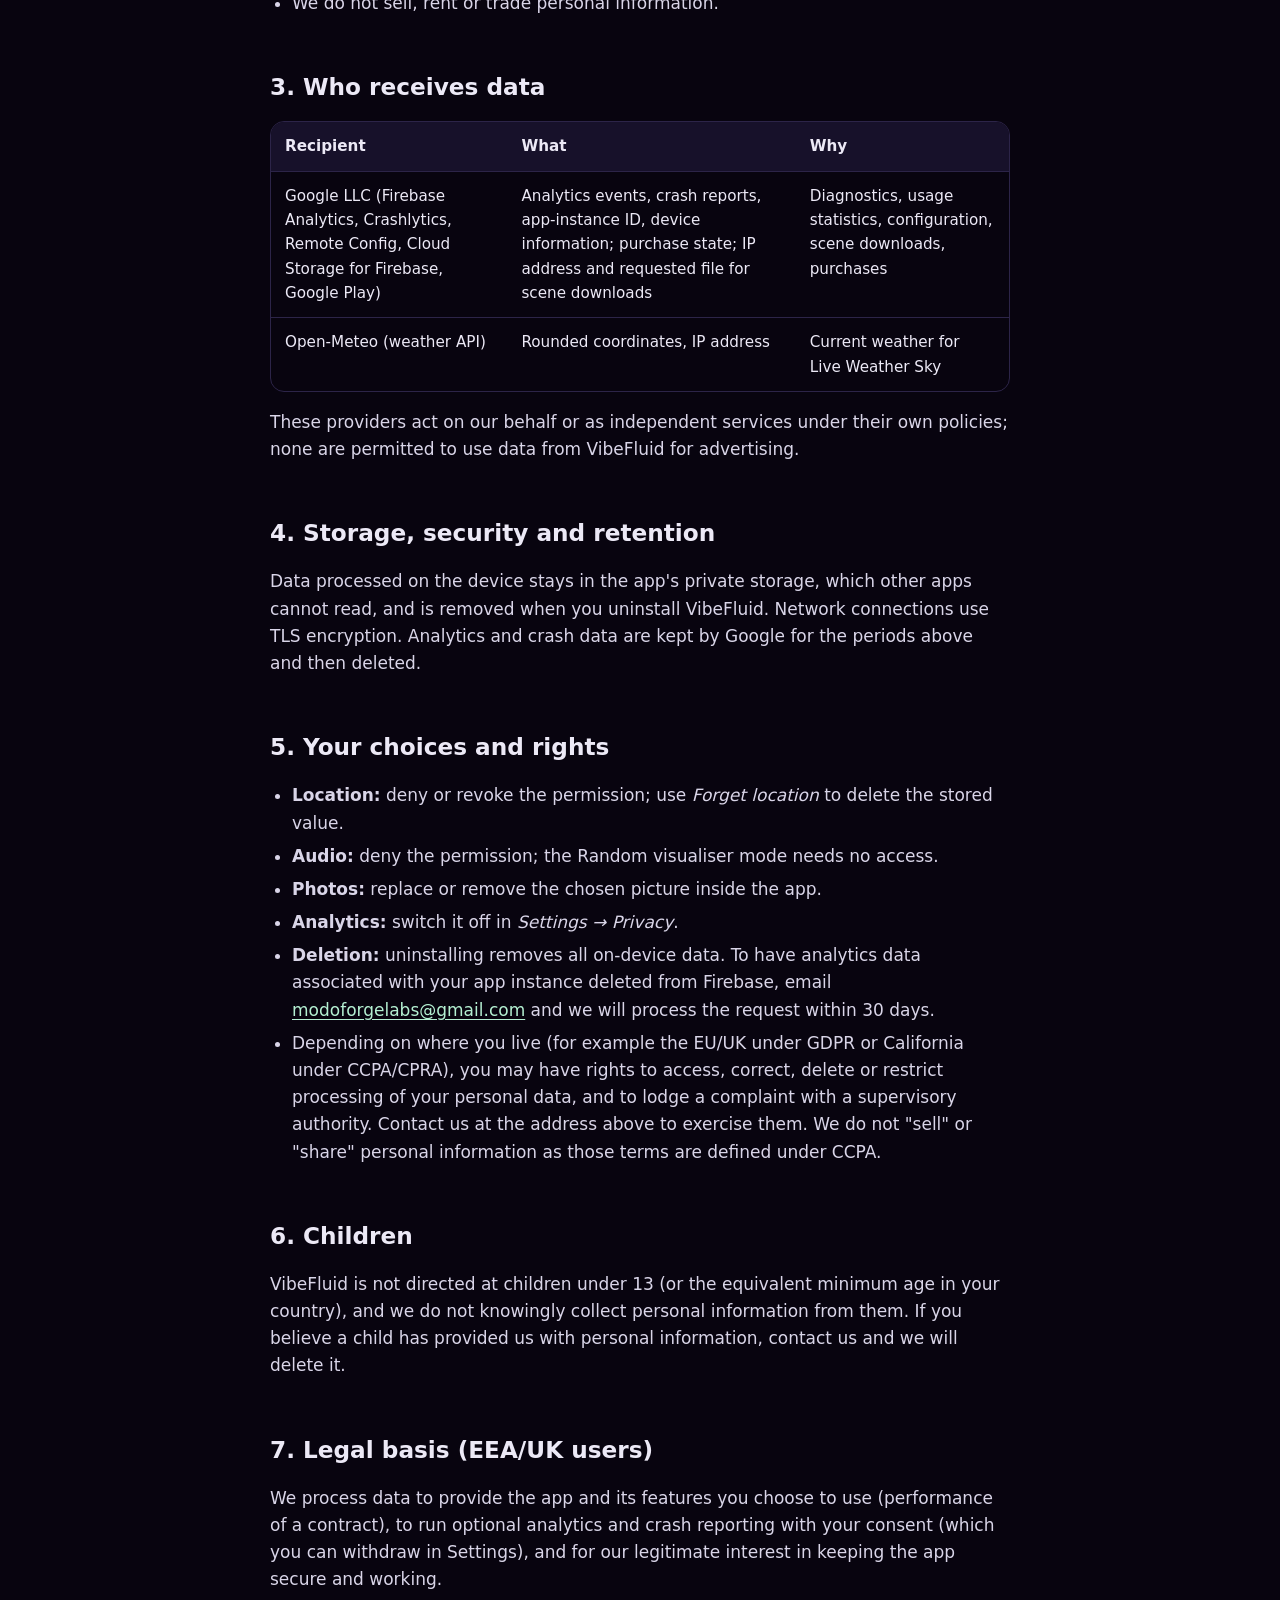
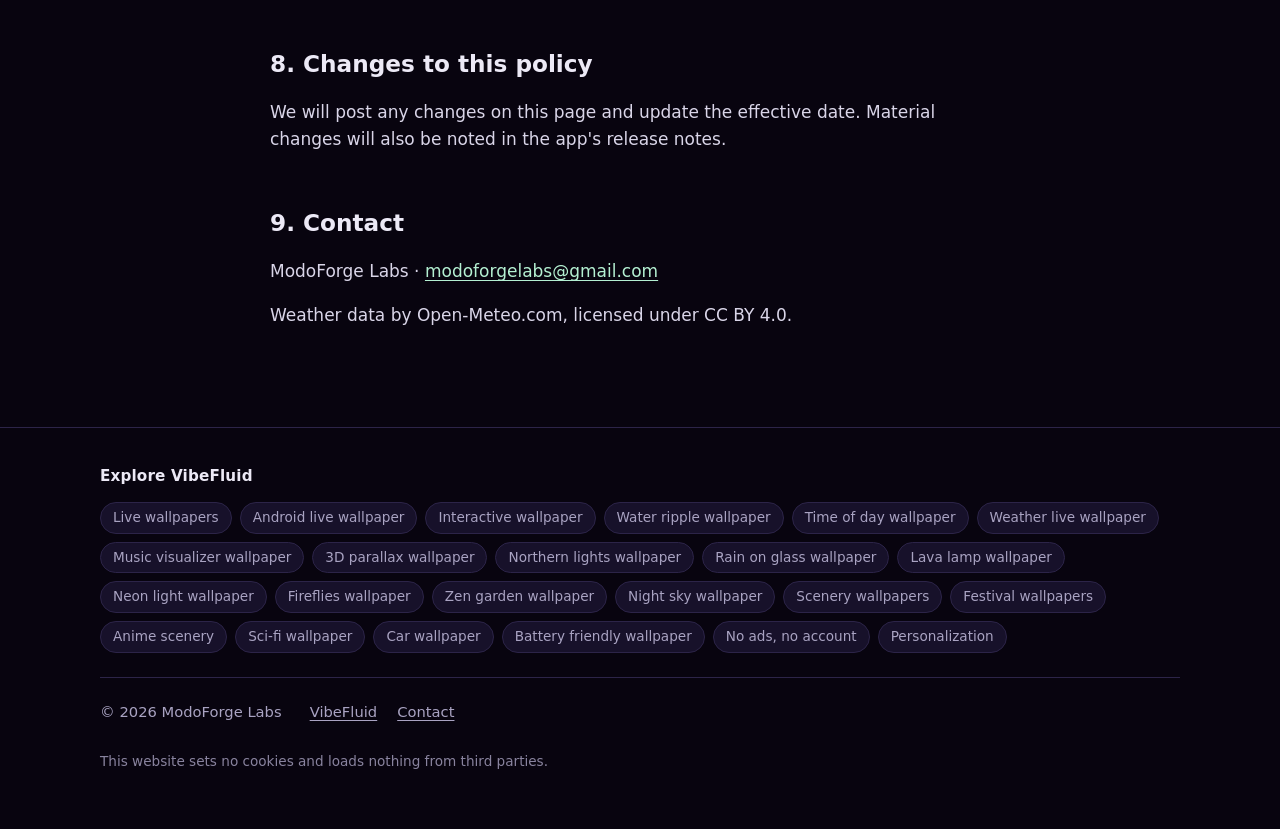
<file: privacy/index.html>
<!doctype html>
<html lang="en">
<head>
  <meta charset="utf-8">
  <meta name="viewport" content="width=device-width, initial-scale=1">
  <title>Privacy Policy – VibeFluid</title>
  <meta name="description" content="How the VibeFluid live wallpaper app handles location, audio, photos, purchases and analytics. No ads, no account, no data sold.">
  <meta name="theme-color" content="#08040f">
  <link rel="canonical" href="https://modoforgelabs.app/vibefluid/privacy/">
  <link rel="icon" href="../assets/favicon-32.png" sizes="32x32" type="image/png">
  <link rel="icon" href="../assets/favicon-192.png" sizes="192x192" type="image/png">
  <link rel="apple-touch-icon" href="../assets/apple-touch-icon.png">
  <link rel="stylesheet" href="../assets/site.css">
</head>
<body>
  <a class="skip" href="#main">Skip to content</a>
  <header class="site-header">
    <div class="wrap">
      <a class="brand" href="../" aria-label="VibeFluid home">
        <img src="../assets/favicon-192.png" alt="" width="32" height="32">
        VibeFluid
      </a>
      <nav class="nav" aria-label="Main">
        <a href="../#wallpapers">Wallpapers</a>
        <a class="hide-sm" href="../#scenes">Scenes</a>
        <a class="hide-sm" href="../#pricing">Pricing</a>
        <a class="hide-sm" href="../#faq">FAQ</a>
        <a href="./" aria-current="page">Privacy</a>
      </nav>
    </div>
  </header>

  <main id="main" class="wrap doc">
    <h1>Privacy Policy</h1>
    <p class="meta">VibeFluid for Android · <strong>Effective date:</strong> 26 October 2026 · <strong>Developer:</strong> ModoForge Labs · <strong>Contact:</strong> <a href="mailto:modoforgelabs@gmail.com">modoforgelabs@gmail.com</a></p>
<div class="summary"><p>VibeFluid is a live-wallpaper app for Android. This policy explains what information the app handles, why, and the choices you have. In short: there is no account, no advertising, and we do not sell data. Most of what the app does happens entirely on your device.</p></div>
<h2 id="1-information-the-app-uses-and-why">1. Information the app uses, and why</h2>
<h3 id="approximate-location-optional">Approximate location (optional)</h3>
<p>If you grant the location permission, the app reads your device's approximate position once, rounds it to roughly 11 km (0.1° of latitude and longitude) and stores only that rounded value on your device. It is used for two wallpapers:</p>
<ul>
<li><strong>Starfield</strong>, to draw the real night sky for where you are.</li>
<li><strong>Live Weather Sky</strong>, to request current weather for that area.</li>
</ul>
<p>For weather, the rounded coordinates are sent to <strong>Open-Meteo</strong> (<a href="https://open-meteo.com/">open-meteo.com</a>), a weather service, at most every 30 minutes and only while the weather wallpaper or its preview is on screen. Open-Meteo receives the rounded coordinates and your device's IP address as part of the request; it does not receive any identifier from the app.</p>
<p>If you do not grant the permission, the app estimates a location from your device's <strong>time zone</strong> instead, entirely on the device. You can delete the stored location at any time in <em>Settings → Location → Forget location</em>, and revoke the permission in Android settings.</p>
<h3 id="audio-music-visualiser-only">Audio (Music Visualiser only)</h3>
<p>The Music Visualiser reacts to sound your phone is playing. To do this Android requires the <code>RECORD_AUDIO</code> permission, which Android labels "Microphone". <strong>The app does not access the microphone.</strong> It uses Android's Visualizer interface on the device's audio output, processes the waveform in memory to animate the wallpaper, and never stores, records or transmits audio. Audio analysis runs only while that wallpaper is visible, and you can refuse the permission and use the visualiser's Random mode instead.</p>
<h3 id="photos-water-ripple-rain-on-glass-tilt-depth">Photos (Water Ripple, Rain on Glass, Tilt Depth)</h3>
<p>You can choose a photo through Android's photo picker, which lets you share a single picture without giving the app access to your photo library. The app keeps a resized copy in its private storage so the wallpaper can display it. For <strong>Tilt Depth</strong>, the photo is analysed <strong>on your device</strong> with Google's ML Kit subject segmentation to separate the subject from the background; the image is not uploaded. Choosing "Use default pond" or uninstalling the app deletes the copy.</p>
<h3 id="motion-sensor-tilt-depth">Motion sensor (Tilt Depth)</h3>
<p>Tilt Depth reads the device's rotation sensor to shift the picture as you tilt the phone. Sensor readings are used in memory only.</p>
<h3 id="purchases">Purchases</h3>
<p>Some wallpapers are one-time purchases made through <strong>Google Play</strong>. Google processes the payment; the app never sees your payment details. The app receives the product identifier and the purchase state from Google Play and stores a note of what you own on the device so wallpapers unlock offline. Purchases are tied to your Google account and can be restored on other devices through <em>Settings → Restore purchases</em>.</p>
<h3 id="usage-analytics-and-crash-reports-optional">Usage analytics and crash reports (optional)</h3>
<p>The app uses <strong>Firebase Analytics</strong> and <strong>Firebase Crashlytics</strong>, services provided by Google LLC, to understand which wallpapers are used and to find and fix crashes. This may include:</p>
<ul>
<li>app events such as screens viewed, a wallpaper being set, an unlock button being tapped, a purchase completing or failing, and settings choices (for example Battery saver vs Performance);</li>
<li>device information such as model, operating system version, language, country (derived from IP address by Google), app version, and screen size;</li>
<li>crash reports containing the technical state of the app at the time of a crash;</li>
<li>the result of the genuine-copy check below, including the package name of the app store that installed VibeFluid;</li>
<li>a random app-instance identifier generated by Firebase. <strong>The app does not use the advertising ID.</strong></li>
</ul>
<p>Analytics does not include your location, photos, audio, or purchase amounts. You can turn it off at any time in <em>Settings → Privacy → Share usage and crash reports</em>; the app then sends nothing. Google retains analytics data for up to 14 months and crash data for 90 days under our Firebase settings. Google's own privacy policy applies to its processing: <a href="https://policies.google.com/privacy">https://policies.google.com/privacy</a></p>
<h3 id="remote-configuration-and-downloadable-content">Remote configuration and downloadable content</h3>
<p>The app fetches configuration (for example prices, offers, the order of wallpapers and the list of scenes) from <strong>Firebase Remote Config</strong>, and downloads the pictures of a scene from <strong>Cloud Storage for Firebase</strong> when you choose that scene for any wallpaper. Configuration requests include the Firebase app-instance identifier, app version, device language, country and operating system version; picture downloads include only the requested file. In both cases Google's servers see your IP address.</p>
<h3 id="genuine-copy-check">Genuine-copy check</h3>
<p>When you open the app, it checks on your device which app store installed it and which certificate it is signed with, to detect modified copies. A copy signed by someone else shows a message asking you to install VibeFluid from Google Play, and closes. If usage analytics is on, the outcome is included in analytics as described above; nothing else leaves the device.</p>
<h2 id="2-information-we-do-not-collect">2. Information we do not collect</h2>
<ul>
<li>No accounts, names, email addresses or contact lists.</li>
<li>No precise location, no location history, no background location.</li>
<li>No microphone recordings, no photo library access beyond the pictures you pick.</li>
<li>No advertising identifiers and no advertising networks.</li>
<li>We do not sell, rent or trade personal information.</li>
</ul>
<h2 id="3-who-receives-data">3. Who receives data</h2>
<div class="table-wrap"><table><thead><tr><th>Recipient</th><th>What</th><th>Why</th></tr></thead><tbody>
<tr><td>Google LLC (Firebase Analytics, Crashlytics, Remote Config, Cloud Storage for Firebase, Google Play)</td><td>Analytics events, crash reports, app-instance ID, device information; purchase state; IP address and requested file for scene downloads</td><td>Diagnostics, usage statistics, configuration, scene downloads, purchases</td></tr>
<tr><td>Open-Meteo (weather API)</td><td>Rounded coordinates, IP address</td><td>Current weather for Live Weather Sky</td></tr>
</tbody></table></div>
<p>These providers act on our behalf or as independent services under their own policies; none are permitted to use data from VibeFluid for advertising.</p>
<h2 id="4-storage-security-and-retention">4. Storage, security and retention</h2>
<p>Data processed on the device stays in the app's private storage, which other apps cannot read, and is removed when you uninstall VibeFluid. Network connections use TLS encryption. Analytics and crash data are kept by Google for the periods above and then deleted.</p>
<h2 id="5-your-choices-and-rights">5. Your choices and rights</h2>
<ul>
<li><strong>Location:</strong> deny or revoke the permission; use <em>Forget location</em> to delete the stored value.</li>
<li><strong>Audio:</strong> deny the permission; the Random visualiser mode needs no access.</li>
<li><strong>Photos:</strong> replace or remove the chosen picture inside the app.</li>
<li><strong>Analytics:</strong> switch it off in <em>Settings → Privacy</em>.</li>
<li><strong>Deletion:</strong> uninstalling removes all on-device data. To have analytics data associated with your app instance deleted from Firebase, email <a href="mailto:modoforgelabs@gmail.com">modoforgelabs@gmail.com</a> and we will process the request within 30 days.</li>
<li>Depending on where you live (for example the EU/UK under GDPR or California under CCPA/CPRA), you may have rights to access, correct, delete or restrict processing of your personal data, and to lodge a complaint with a supervisory authority. Contact us at the address above to exercise them. We do not "sell" or "share" personal information as those terms are defined under CCPA.</li>
</ul>
<h2 id="6-children">6. Children</h2>
<p>VibeFluid is not directed at children under 13 (or the equivalent minimum age in your country), and we do not knowingly collect personal information from them. If you believe a child has provided us with personal information, contact us and we will delete it.</p>
<h2 id="7-legal-basis-eea-uk-users">7. Legal basis (EEA/UK users)</h2>
<p>We process data to provide the app and its features you choose to use (performance of a contract), to run optional analytics and crash reporting with your consent (which you can withdraw in Settings), and for our legitimate interest in keeping the app secure and working.</p>
<h2 id="8-changes-to-this-policy">8. Changes to this policy</h2>
<p>We will post any changes on this page and update the effective date. Material changes will also be noted in the app's release notes.</p>
<h2 id="9-contact">9. Contact</h2>
<p>ModoForge Labs · <a href="mailto:modoforgelabs@gmail.com">modoforgelabs@gmail.com</a></p>
<p>Weather data by Open-Meteo.com, licensed under CC BY 4.0.</p>
  </main>

  <footer class="site-footer">
    <div class="wrap">
      <div class="footer-tags">
        <h2 class="footer-title">Explore VibeFluid</h2>
        <ul class="tags">
          <li><a href="../#wallpapers">Live wallpapers</a></li>
          <li><a href="../#wallpapers">Android live wallpaper</a></li>
          <li><a href="../#wallpapers">Interactive wallpaper</a></li>
          <li><a href="../#water-ripple">Water ripple wallpaper</a></li>
          <li><a href="../#time-of-day">Time of day wallpaper</a></li>
          <li><a href="../#live-weather-sky">Weather live wallpaper</a></li>
          <li><a href="../#music-visualiser">Music visualizer wallpaper</a></li>
          <li><a href="../#tilt-depth">3D parallax wallpaper</a></li>
          <li><a href="../#aurora">Northern lights wallpaper</a></li>
          <li><a href="../#rain-on-glass">Rain on glass wallpaper</a></li>
          <li><a href="../#lava-lamp">Lava lamp wallpaper</a></li>
          <li><a href="../#light-rays">Neon light wallpaper</a></li>
          <li><a href="../#fireflies">Fireflies wallpaper</a></li>
          <li><a href="../#zen-garden">Zen garden wallpaper</a></li>
          <li><a href="../#starfield">Night sky wallpaper</a></li>
          <li><a href="../#scenes">Scenery wallpapers</a></li>
          <li><a href="../#scenes">Festival wallpapers</a></li>
          <li><a href="../#scenes">Anime scenery</a></li>
          <li><a href="../#scenes">Sci-fi wallpaper</a></li>
          <li><a href="../#scenes">Car wallpaper</a></li>
          <li><a href="../#why-title">Battery friendly wallpaper</a></li>
          <li><a href="../#pricing">No ads, no account</a></li>
          <li><a href="../#wallpapers">Personalization</a></li>
        </ul>
      </div>
      <span>© 2026 ModoForge Labs</span>
      <nav aria-label="Footer">
        <a href="../">VibeFluid</a>
        <a href="mailto:modoforgelabs@gmail.com">Contact</a>
      </nav>
      <p class="credit">This website sets no cookies and loads nothing from third parties.</p>
    </div>
  </footer>
</body>
</html>
</file>
<file: assets/site.css>
/* VibeFluid site. No external fonts or assets: everything is served from this repo. */
:root {
  --bg: #08040f;
  --bg-2: #120a22;
  --surface: #17112a;
  --surface-2: #1f1838;
  --line: #2c2448;
  --text: #ece9f6;
  --muted: #a9a3c2;
  --mint: #b4f0d2;
  --lavender: #d0bcff;
  --peach: #ffc9a8;
  --gold: #ffe196;
  /* Same calm sunrise palette and button gradient as the ModoForge Labs site. */
  --gradient: linear-gradient(105deg, var(--peach) 0%, var(--lavender) 55%, var(--mint) 100%);
  --radius: 22px;
  --max: 1120px;
  color-scheme: dark;
}

* { box-sizing: border-box; }
html { scroll-behavior: smooth; }
@media (prefers-reduced-motion: reduce) { html { scroll-behavior: auto; } }

body {
  margin: 0;
  background: var(--bg);
  color: var(--text);
  font: 17px/1.6 system-ui, -apple-system, "Segoe UI", Roboto, "Helvetica Neue", Arial, sans-serif;
  -webkit-font-smoothing: antialiased;
}

a { color: var(--mint); text-underline-offset: 3px; }
a:hover { color: #d9f9e8; }
img { max-width: 100%; display: block; }
:focus-visible { outline: 3px solid var(--mint); outline-offset: 3px; border-radius: 6px; }

.wrap { width: 100%; max-width: var(--max); margin: 0 auto; padding: 0 20px; }

.skip { position: absolute; left: -999px; top: 0; background: var(--surface); padding: 10px 14px; z-index: 10; }
.skip:focus { left: 12px; top: 12px; }

/* ---------- Header ---------- */
.site-header {
  position: sticky; top: 0; z-index: 5;
  background: rgba(8, 4, 15, .72);
  backdrop-filter: saturate(140%) blur(14px);
  -webkit-backdrop-filter: saturate(140%) blur(14px);
  border-bottom: 1px solid rgba(255, 255, 255, .06);
}
.site-header .wrap { display: flex; align-items: center; gap: 16px; height: 64px; }
.brand { display: flex; align-items: center; gap: 10px; color: var(--text); text-decoration: none; font-weight: 700; font-size: 1.15rem; }
.brand img { width: 32px; height: 32px; border-radius: 8px; }
.nav { margin-left: auto; display: flex; gap: 22px; }
.nav a { color: var(--muted); text-decoration: none; font-size: .95rem; }
.nav a:hover { color: var(--text); }
@media (max-width: 560px) { .nav .hide-sm { display: none; } }

/* ---------- Buttons ---------- */
.btn {
  display: inline-flex; align-items: center; gap: 10px;
  padding: 14px 22px; border-radius: 999px;
  font-weight: 650; font-size: 1rem; text-decoration: none;
  border: 1px solid transparent; transition: transform .15s ease, box-shadow .15s ease;
}
.btn-primary { background: var(--gradient); color: #0c0914; box-shadow: 0 12px 32px rgba(255, 201, 168, .24); }
.btn-primary:hover { color: #0c0914; transform: translateY(-2px); box-shadow: 0 16px 38px rgba(208, 188, 255, .34); }
.btn-ghost { border-color: var(--line); color: var(--text); background: rgba(255, 255, 255, .03); }
.btn-ghost:hover { color: var(--text); border-color: var(--lavender); }
.btn svg { width: 20px; height: 20px; flex: none; }

/* ---------- Hero ---------- */
.hero { position: relative; overflow: hidden; padding: 72px 0 88px; }
.hero canvas { position: absolute; inset: 0; width: 100%; height: 100%; z-index: 0; }
.hero::after {
  content: ""; position: absolute; inset: 0; z-index: 0; pointer-events: none;
  background: radial-gradient(60% 70% at 78% 40%, rgba(208, 188, 255, .22), transparent 70%),
              radial-gradient(40% 50% at 10% 90%, rgba(180, 240, 210, .12), transparent 70%);
}
.hero .wrap { position: relative; z-index: 1; display: grid; grid-template-columns: 1.15fr .85fr; gap: 48px; align-items: center; pointer-events: none; }
.hero .wrap a, .hero .wrap .phone { pointer-events: auto; }
.eyebrow { display: inline-block; color: var(--mint); font-weight: 650; letter-spacing: .08em; text-transform: uppercase; font-size: .8rem; margin-bottom: 14px; }
.hero h1 { font-size: clamp(2.3rem, 5.4vw, 4rem); line-height: 1.05; letter-spacing: -.02em; margin: 0 0 18px; }
.grad { background: var(--gradient); -webkit-background-clip: text; background-clip: text; color: transparent; }
.lede { color: var(--muted); font-size: 1.15rem; max-width: 34em; margin: 0 0 30px; }
.cta { display: flex; flex-wrap: wrap; gap: 12px; align-items: center; }
.cta-note { color: var(--muted); font-size: .9rem; margin-top: 16px; }
.touch-hint { color: var(--muted); font-size: .85rem; margin-top: 26px; opacity: .85; }
@media (max-width: 860px) {
  .hero { padding: 40px 0 64px; }
  .hero .wrap { grid-template-columns: 1fr; gap: 40px; }
  .hero .phone { margin: 0 auto; }
}

/* ---------- Phone mockup ---------- */
.phone {
  position: relative; width: min(300px, 78vw); aspect-ratio: 9 / 19;
  border-radius: 42px; padding: 10px;
  background: linear-gradient(160deg, #2b2440, #0d0918);
  box-shadow: 0 40px 80px rgba(0, 0, 0, .6), 0 0 0 1px rgba(255, 255, 255, .08) inset;
}
.phone .screen { position: relative; width: 100%; height: 100%; border-radius: 32px; overflow: hidden; background: #000; }
.phone .screen img { position: absolute; inset: 0; width: 100%; height: 100%; object-fit: cover; }
.phone .notch { position: absolute; top: 20px; left: 50%; width: 22%; height: 18px; transform: translateX(-50%); background: #000; border-radius: 99px; z-index: 2; }
.phone .label {
  position: absolute; left: 50%; bottom: 22px; transform: translateX(-50%); z-index: 2;
  background: rgba(8, 4, 15, .6); backdrop-filter: blur(8px); -webkit-backdrop-filter: blur(8px);
  color: var(--text); font-size: .8rem; font-weight: 600; padding: 6px 12px; border-radius: 99px; white-space: nowrap;
}
/* Time of Day: the four scenes cross-fade, like the wallpaper through a day. */
.cycle img { opacity: 0; animation: cycle 16s infinite; }
/* The first scene starts already faded in, so the phone is never black on load. */
.cycle img:nth-child(1) { animation-delay: -2s; }
.cycle img:nth-child(2) { animation-delay: 2s; }
.cycle img:nth-child(3) { animation-delay: 6s; }
.cycle img:nth-child(4) { animation-delay: 10s; }
@keyframes cycle { 0% { opacity: 0; } 6% { opacity: 1; } 25% { opacity: 1; } 31% { opacity: 0; } 100% { opacity: 0; } }
@media (prefers-reduced-motion: reduce) {
  .cycle img { animation: none; }
  .cycle img:last-child { opacity: 1; }
}

/* ---------- Sections ---------- */
section { padding: 84px 0; }
.section-head { max-width: 680px; margin: 0 0 40px; }
.section-head h2 { font-size: clamp(1.8rem, 3.6vw, 2.6rem); line-height: 1.12; letter-spacing: -.015em; margin: 0 0 12px; }
.section-head p { color: var(--muted); margin: 0; font-size: 1.08rem; }
.alt { background: linear-gradient(180deg, var(--bg-2), var(--bg)); border-top: 1px solid rgba(255, 255, 255, .04); }

/* Gallery of phones */
.gallery { display: grid; grid-template-columns: repeat(5, 1fr); gap: 18px; }
.gallery .phone { width: 100%; border-radius: 30px; padding: 7px; }
.gallery .phone .screen { border-radius: 24px; }
.gallery .phone .notch { top: 14px; height: 12px; }
.gallery figure { margin: 0; }
.gallery figcaption { text-align: center; margin-top: 12px; font-weight: 600; }
.gallery figcaption span { display: block; color: var(--muted); font-weight: 400; font-size: .88rem; }
@media (max-width: 960px) {
  .gallery { grid-template-columns: none; grid-auto-flow: column; grid-auto-columns: min(46vw, 220px); overflow-x: auto; scroll-snap-type: x mandatory; padding-bottom: 12px; margin: 0 -20px; padding-left: 20px; padding-right: 20px; }
  .gallery figure { scroll-snap-align: start; }
}

/* Time of Day scenes */
.scenes { display: grid; grid-template-columns: repeat(6, 1fr); gap: 14px; }
.scenes figure { margin: 0; }
.scenes img { display: block; width: 100%; height: auto; aspect-ratio: 9 / 16; object-fit: cover; border-radius: 16px; border: 1px solid var(--line); background: var(--surface); }
.scenes figcaption { margin-top: 8px; font-size: .9rem; font-weight: 600; text-align: center; }
@media (max-width: 960px) { .scenes { grid-template-columns: repeat(4, 1fr); } }
@media (max-width: 600px) { .scenes { grid-template-columns: repeat(3, 1fr); gap: 10px; } .scenes figcaption { font-size: .8rem; } }

/* Wallpaper list */
.list { display: grid; grid-template-columns: repeat(3, 1fr); gap: 16px; }
.item {
  background: var(--surface); border: 1px solid var(--line); border-radius: var(--radius);
  padding: 22px 22px 20px; position: relative;
}
.item h3 { margin: 0 0 6px; font-size: 1.1rem; display: flex; align-items: center; gap: 10px; }
.item p { margin: 0; color: var(--muted); font-size: .96rem; }
.swatch { width: 14px; height: 14px; border-radius: 50%; flex: none; }
@media (max-width: 900px) { .list { grid-template-columns: repeat(2, 1fr); } }
@media (max-width: 600px) { .list { grid-template-columns: 1fr; } }

/* Feature cards */
.features { display: grid; grid-template-columns: repeat(3, 1fr); gap: 18px; }
.feature { background: var(--surface); border: 1px solid var(--line); border-radius: var(--radius); padding: 28px; }
.feature .icon { width: 44px; height: 44px; border-radius: 14px; display: grid; place-items: center; background: var(--surface-2); margin-bottom: 16px; }
.feature .icon svg { width: 24px; height: 24px; }
.feature h3 { margin: 0 0 8px; font-size: 1.2rem; }
.feature p { margin: 0; color: var(--muted); }
.feature ul { margin: 10px 0 0; padding-left: 18px; color: var(--muted); }
.feature li { margin: 4px 0; }
@media (max-width: 860px) { .features { grid-template-columns: 1fr; } }

/* Pricing */
.pricing { display: grid; grid-template-columns: 1fr 1fr; gap: 18px; }
.plan { border-radius: var(--radius); padding: 30px; border: 1px solid var(--line); background: var(--surface); }
.plan.highlight { background: linear-gradient(var(--surface), var(--surface)) padding-box, var(--gradient) border-box; border: 1px solid transparent; }
.plan .big { font-size: 2.6rem; font-weight: 800; line-height: 1; margin: 6px 0 4px; }
.plan .sub { color: var(--muted); margin: 0 0 16px; }
.plan ul { margin: 0; padding-left: 18px; }
.plan li { margin: 6px 0; }
@media (max-width: 760px) { .pricing { grid-template-columns: 1fr; } }

/* FAQ */
.faq { max-width: 820px; }
.faq details { border-bottom: 1px solid var(--line); padding: 18px 0; }
.faq summary { cursor: pointer; font-weight: 650; font-size: 1.06rem; list-style: none; display: flex; justify-content: space-between; gap: 16px; }
.faq summary::-webkit-details-marker { display: none; }
.faq summary::after { content: "+"; color: var(--mint); font-size: 1.4rem; line-height: 1; }
.faq details[open] summary::after { content: "–"; }
.faq details p { color: var(--muted); margin: 12px 0 0; }

/* Final call to action */
.closing { text-align: center; }
.closing .section-head { margin: 0 auto 28px; }
.closing .cta { justify-content: center; }

/* ---------- Footer ---------- */
.site-footer { border-top: 1px solid var(--line); padding: 36px 0 44px; color: var(--muted); font-size: .92rem; }
.site-footer .wrap { display: flex; flex-wrap: wrap; gap: 14px 28px; align-items: center; }
.site-footer nav { display: flex; gap: 20px; flex-wrap: wrap; }
.site-footer a { color: var(--muted); }
.site-footer a:hover { color: var(--text); }
.site-footer .credit { width: 100%; font-size: .85rem; opacity: .8; }

/* Footer tags: each links to the part of the page about it. */
.footer-tags { width: 100%; padding-bottom: 24px; margin-bottom: 8px; border-bottom: 1px solid var(--line); }
.footer-title { margin: 0 0 14px; font-size: .95rem; font-weight: 600; color: var(--text); letter-spacing: .01em; }
.tags { list-style: none; margin: 0; padding: 0; display: flex; flex-wrap: wrap; gap: 8px; }
.tags a { display: inline-block; padding: 6px 12px; border: 1px solid var(--line); border-radius: 999px; background: var(--surface); font-size: .85rem; line-height: 1.3; color: var(--muted); text-decoration: none; transition: color .15s, border-color .15s; }
.tags a:hover, .tags a:focus-visible { color: var(--text); border-color: var(--lavender); }
@media (max-width: 600px) { .tags { gap: 6px; } .tags a { padding: 5px 10px; font-size: .8rem; } }

/* Links into the page land below the sticky header. */
[id] { scroll-margin-top: 84px; }

/* ---------- Document pages (privacy) ---------- */
.doc { max-width: 780px; padding: 48px 20px 80px; }
.doc h1 { font-size: clamp(2rem, 4.4vw, 2.8rem); line-height: 1.1; margin: 0 0 10px; }
.doc .meta { color: var(--muted); margin: 0 0 36px; }
.doc h2 { margin: 2.2em 0 .5em; font-size: 1.45rem; }
.doc h3 { margin: 1.6em 0 .4em; font-size: 1.12rem; }
.doc p, .doc li { color: #d9d5e8; }
.doc ul { padding-left: 22px; }
.doc li { margin: 6px 0; }
.doc code { background: var(--surface-2); padding: .1em .4em; border-radius: 6px; font-size: .92em; }
.doc .summary { background: var(--surface); border: 1px solid var(--line); border-radius: var(--radius); padding: 20px 24px; margin: 0 0 8px; }
.doc .summary p { margin: 0; }
.table-wrap { overflow-x: auto; margin: 16px 0; border: 1px solid var(--line); border-radius: 14px; }
.doc table { border-collapse: collapse; width: 100%; font-size: .95rem; min-width: 560px; }
.doc th, .doc td { text-align: left; vertical-align: top; padding: 12px 14px; border-bottom: 1px solid var(--line); }
.doc th { background: var(--surface); color: var(--text); }
.doc tr:last-child td { border-bottom: 0; }
</file>
